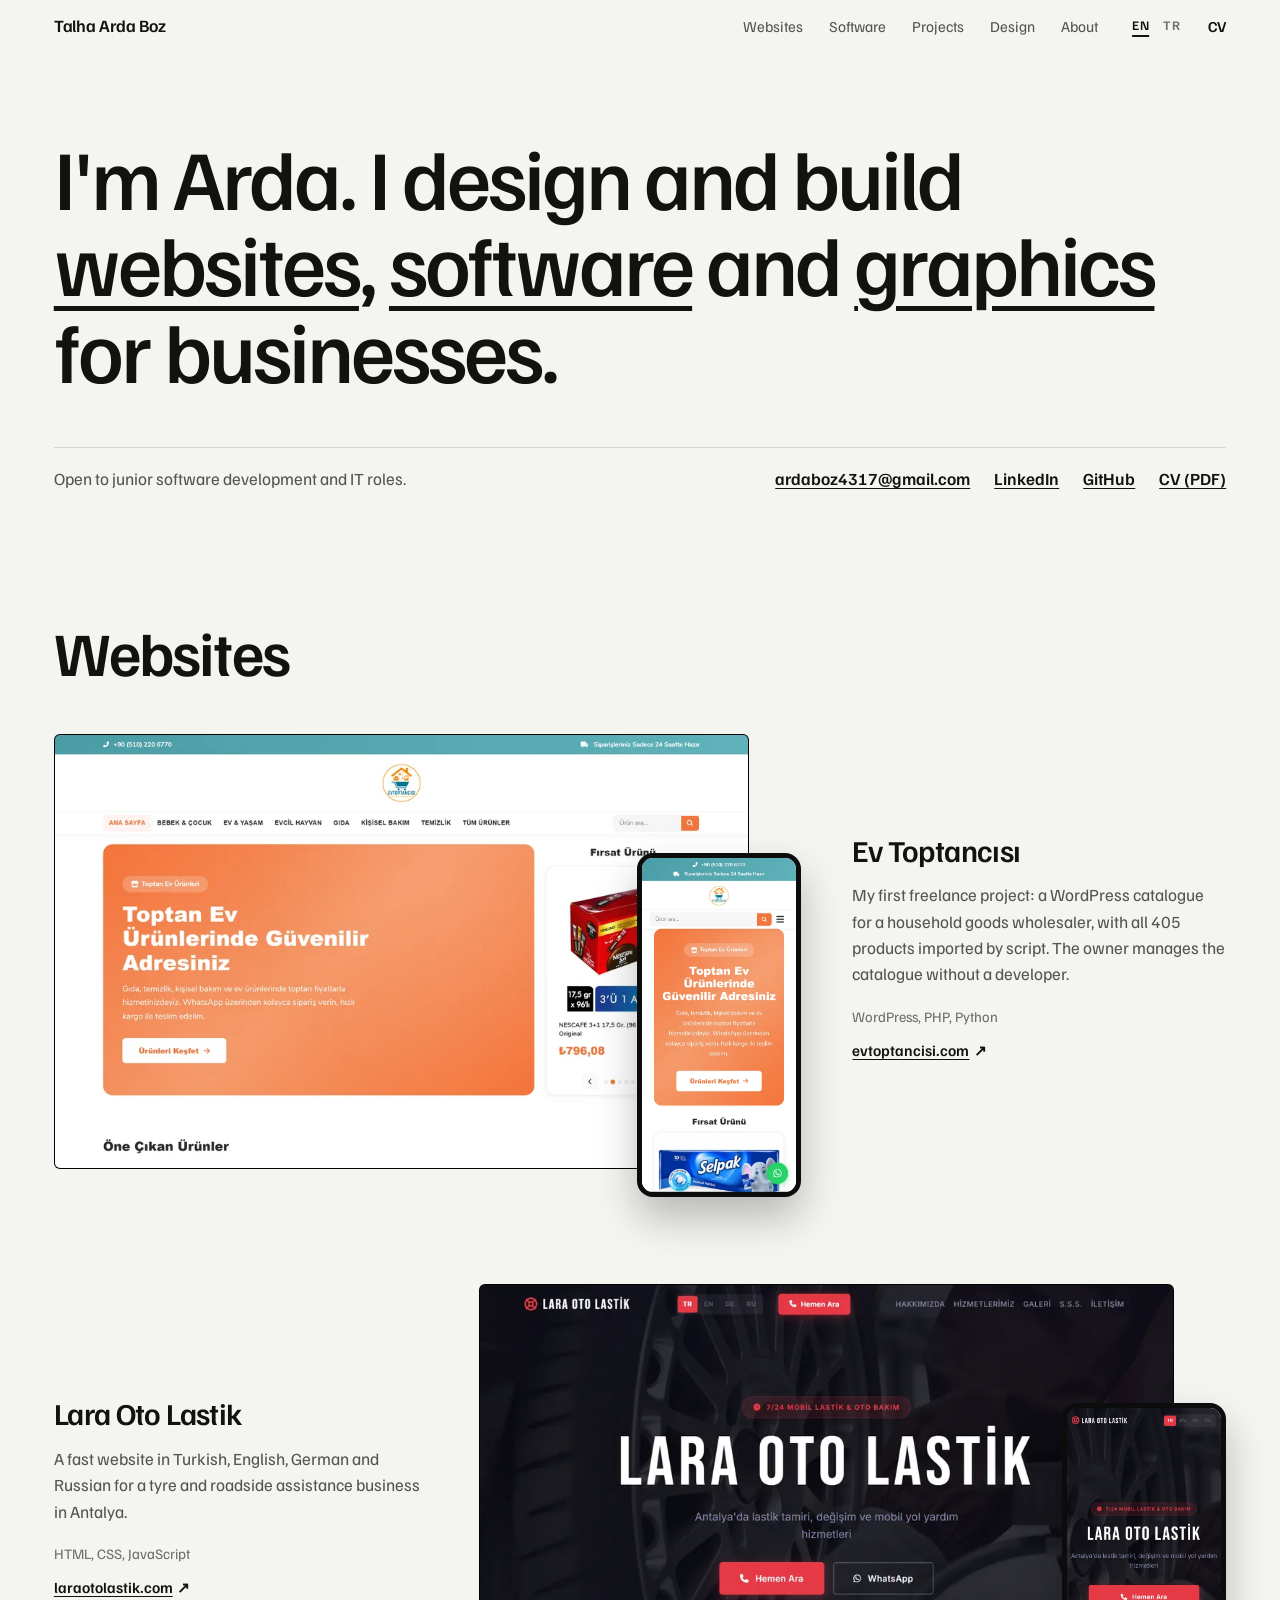
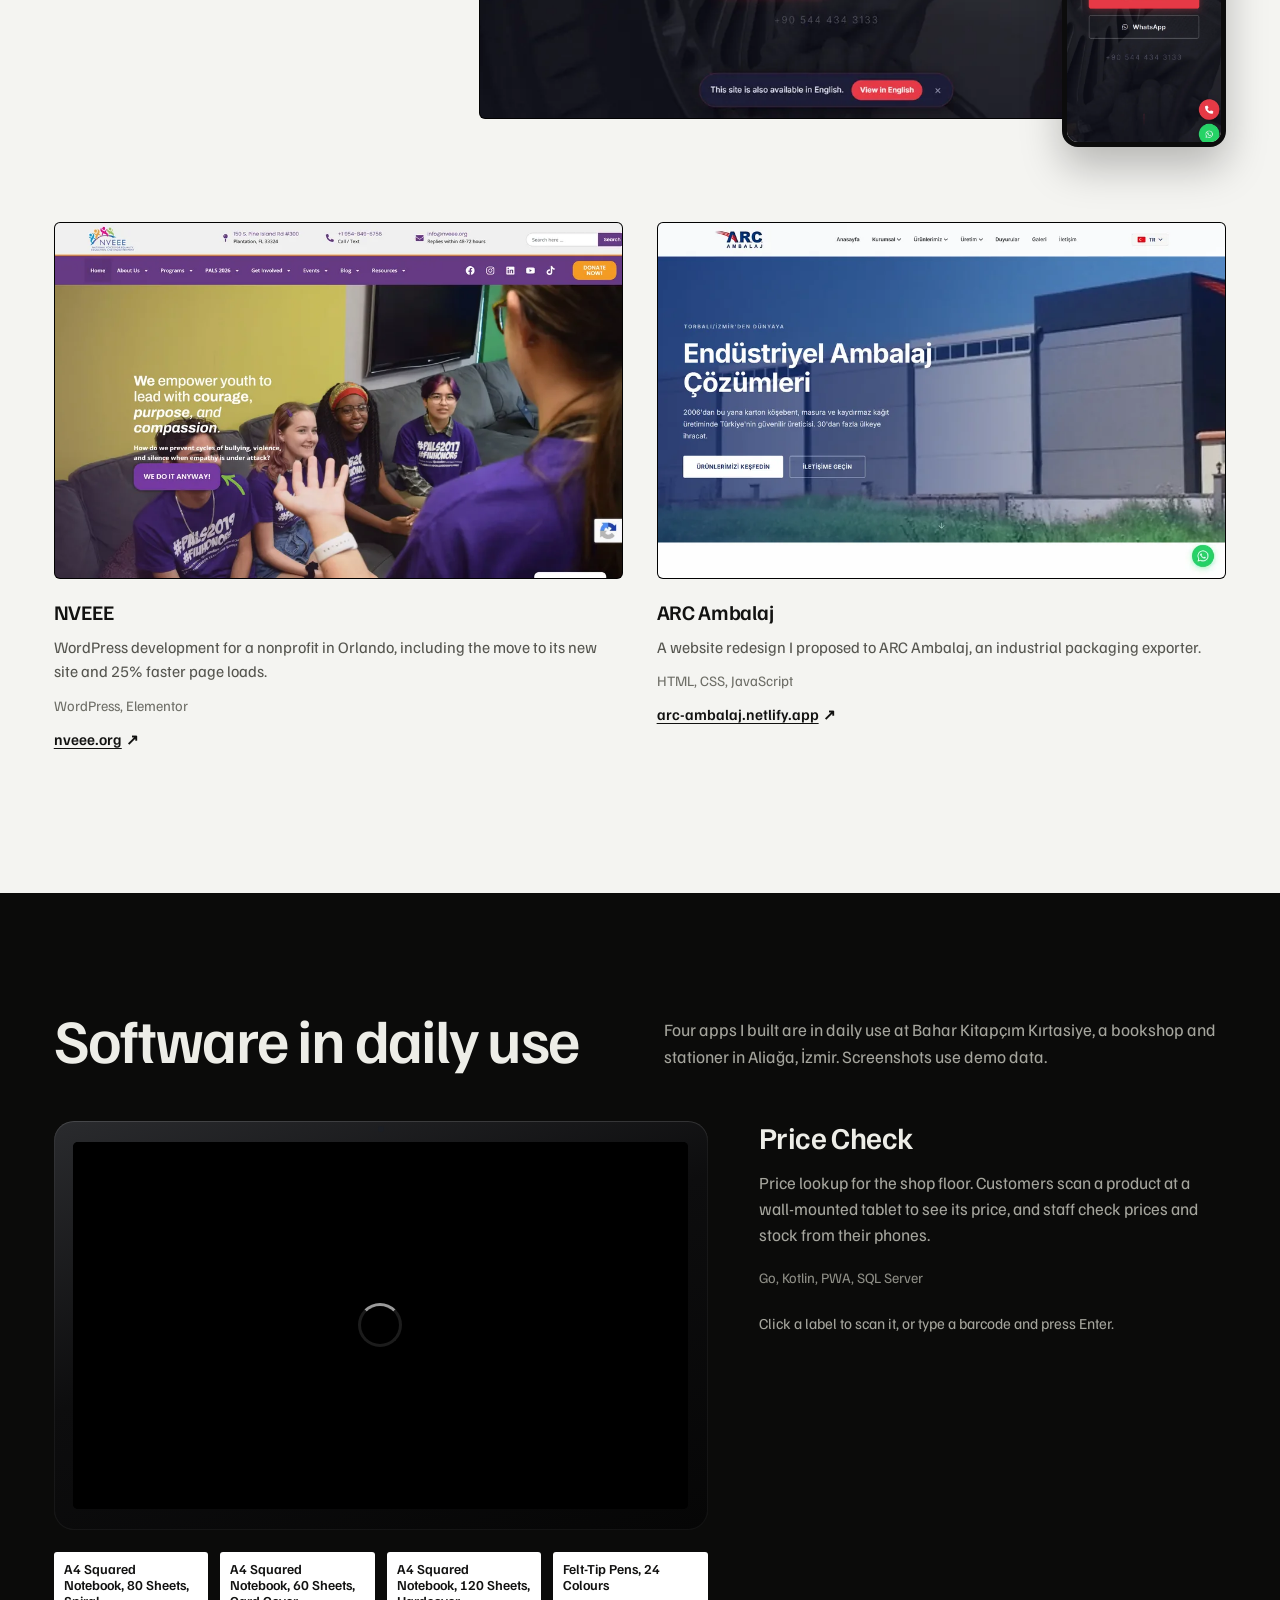
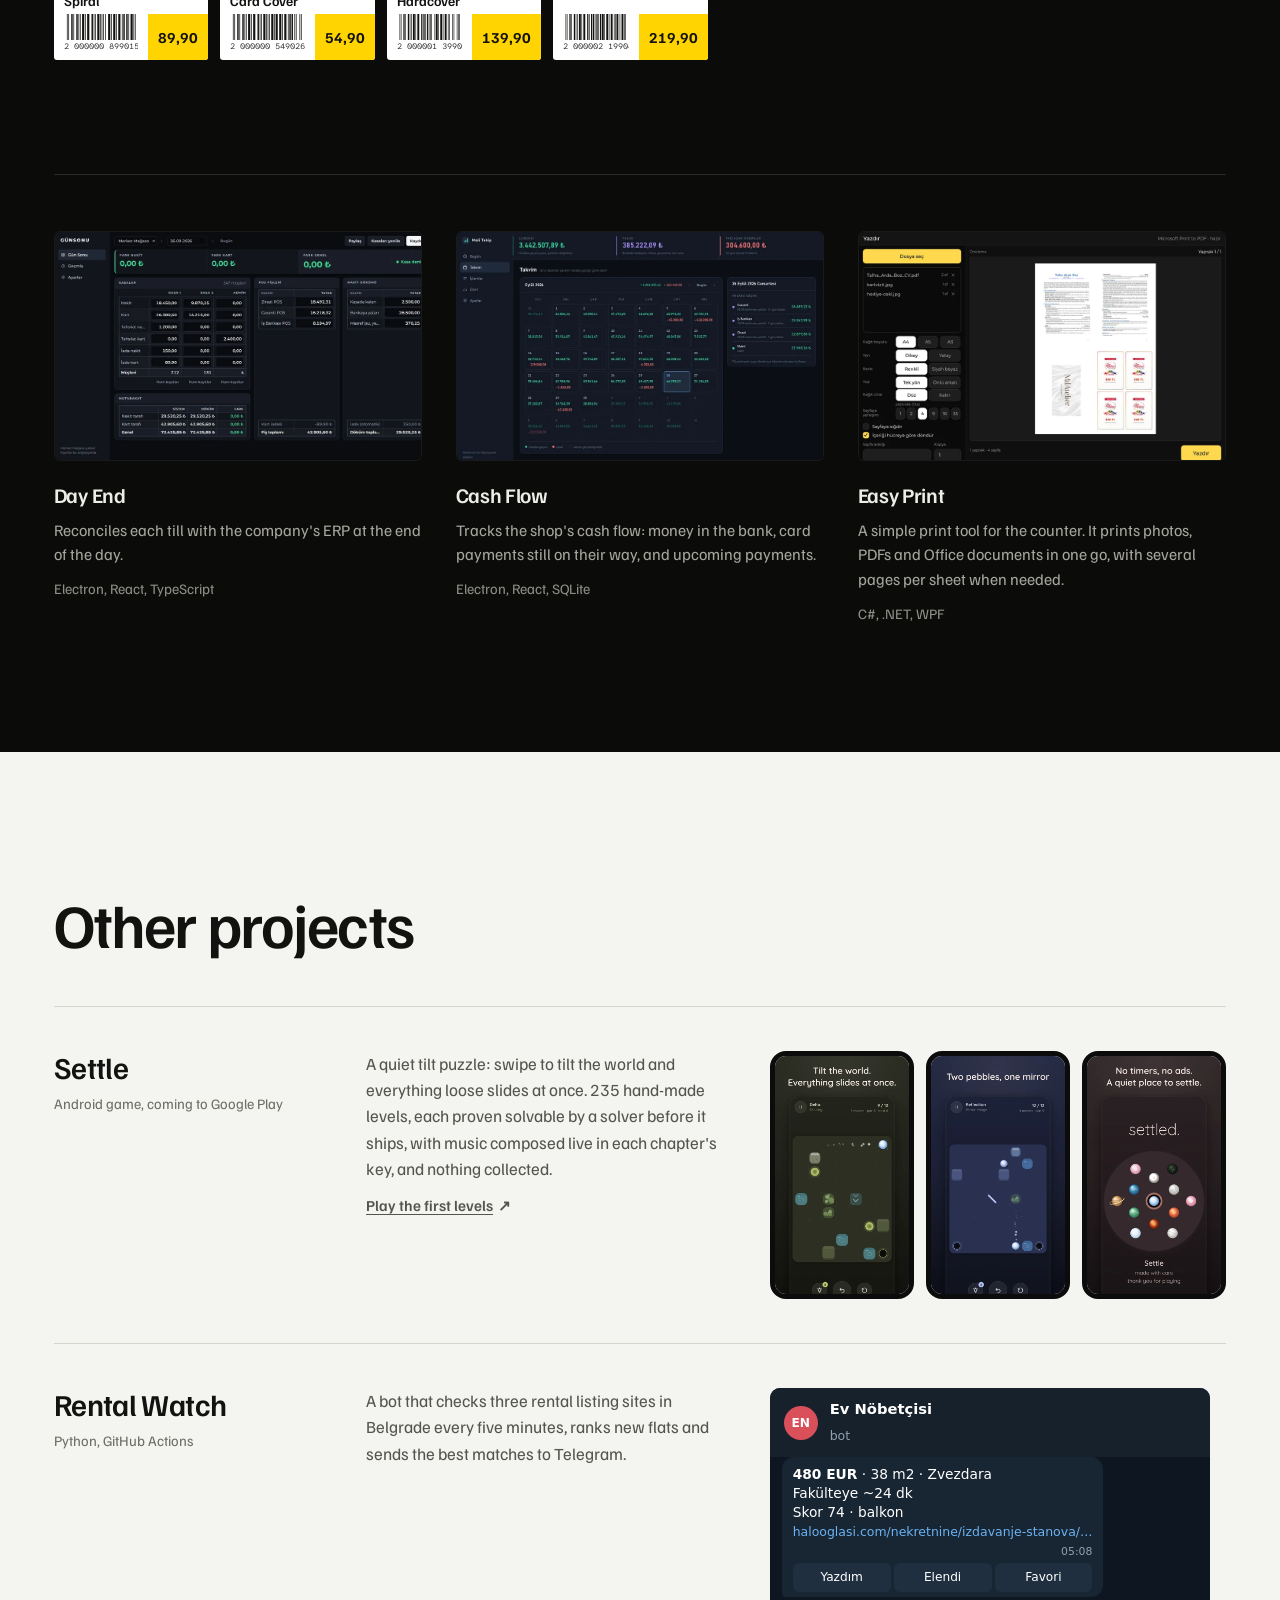
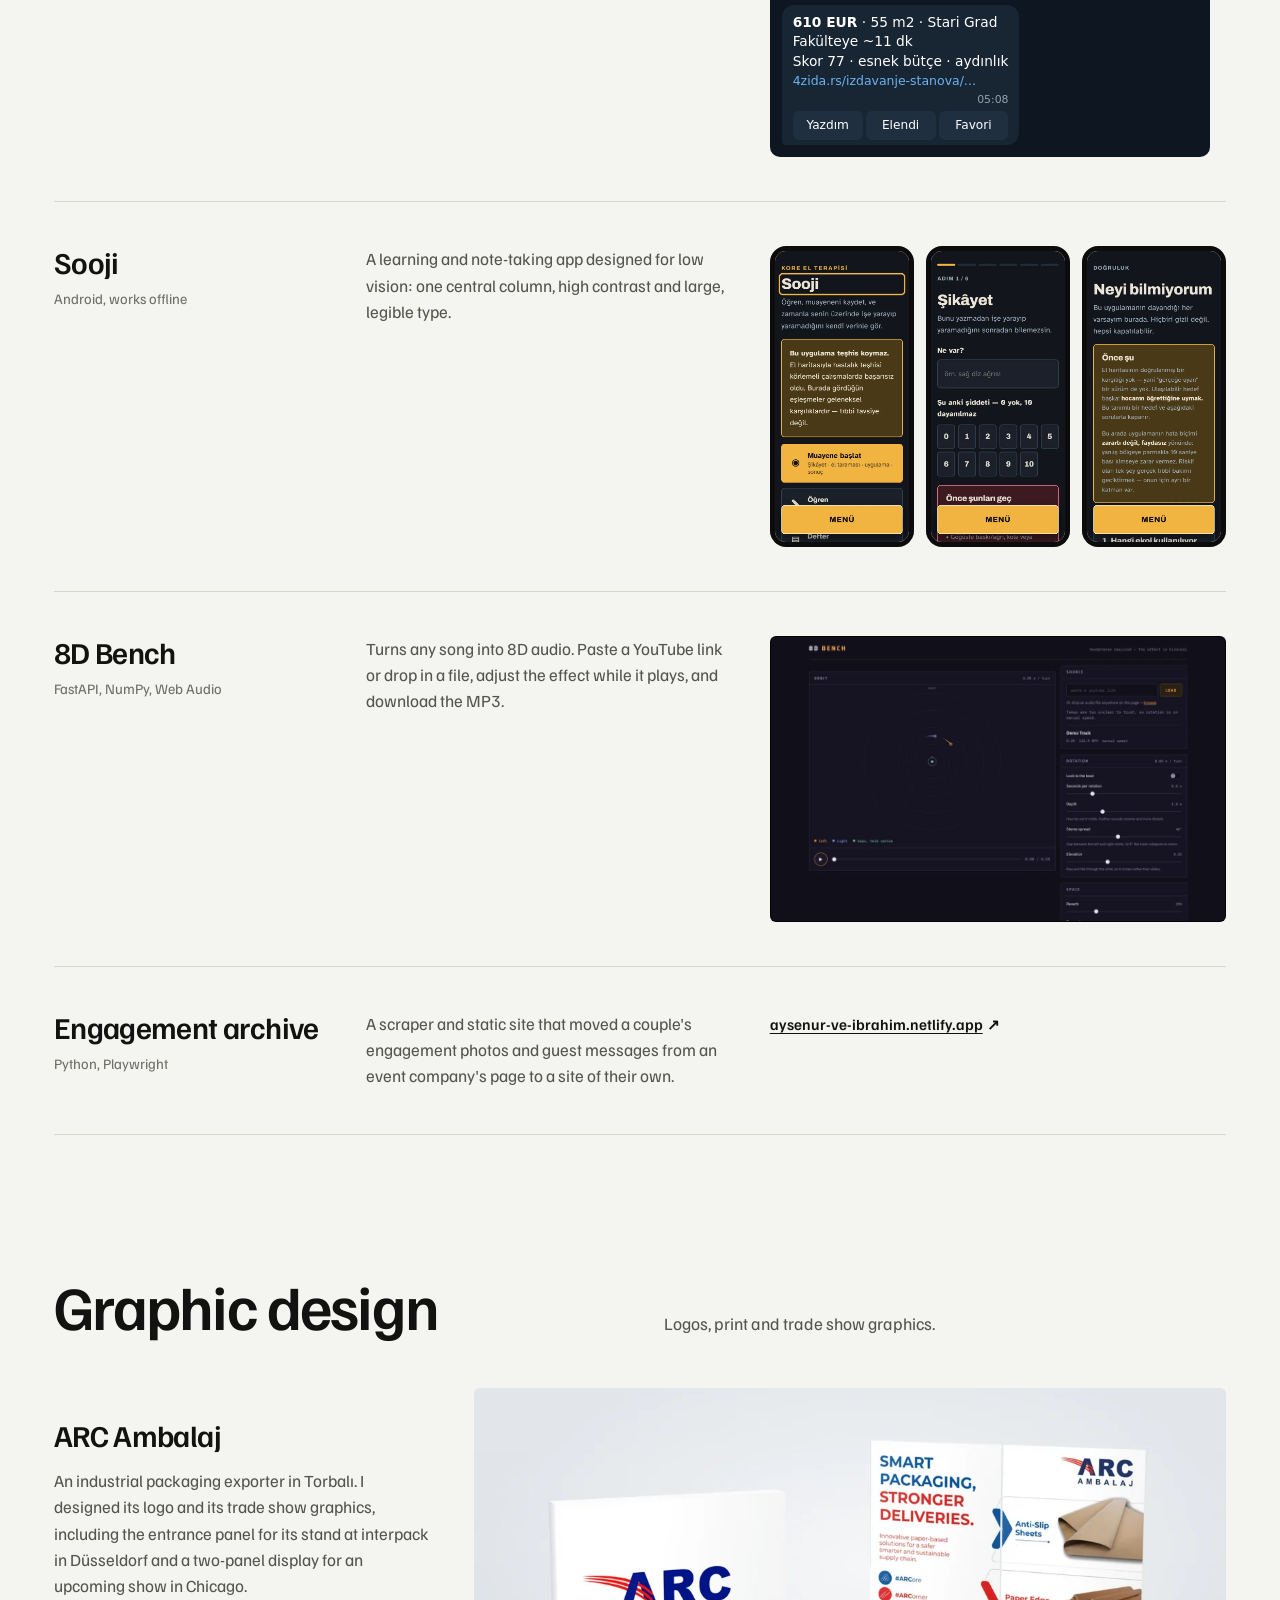
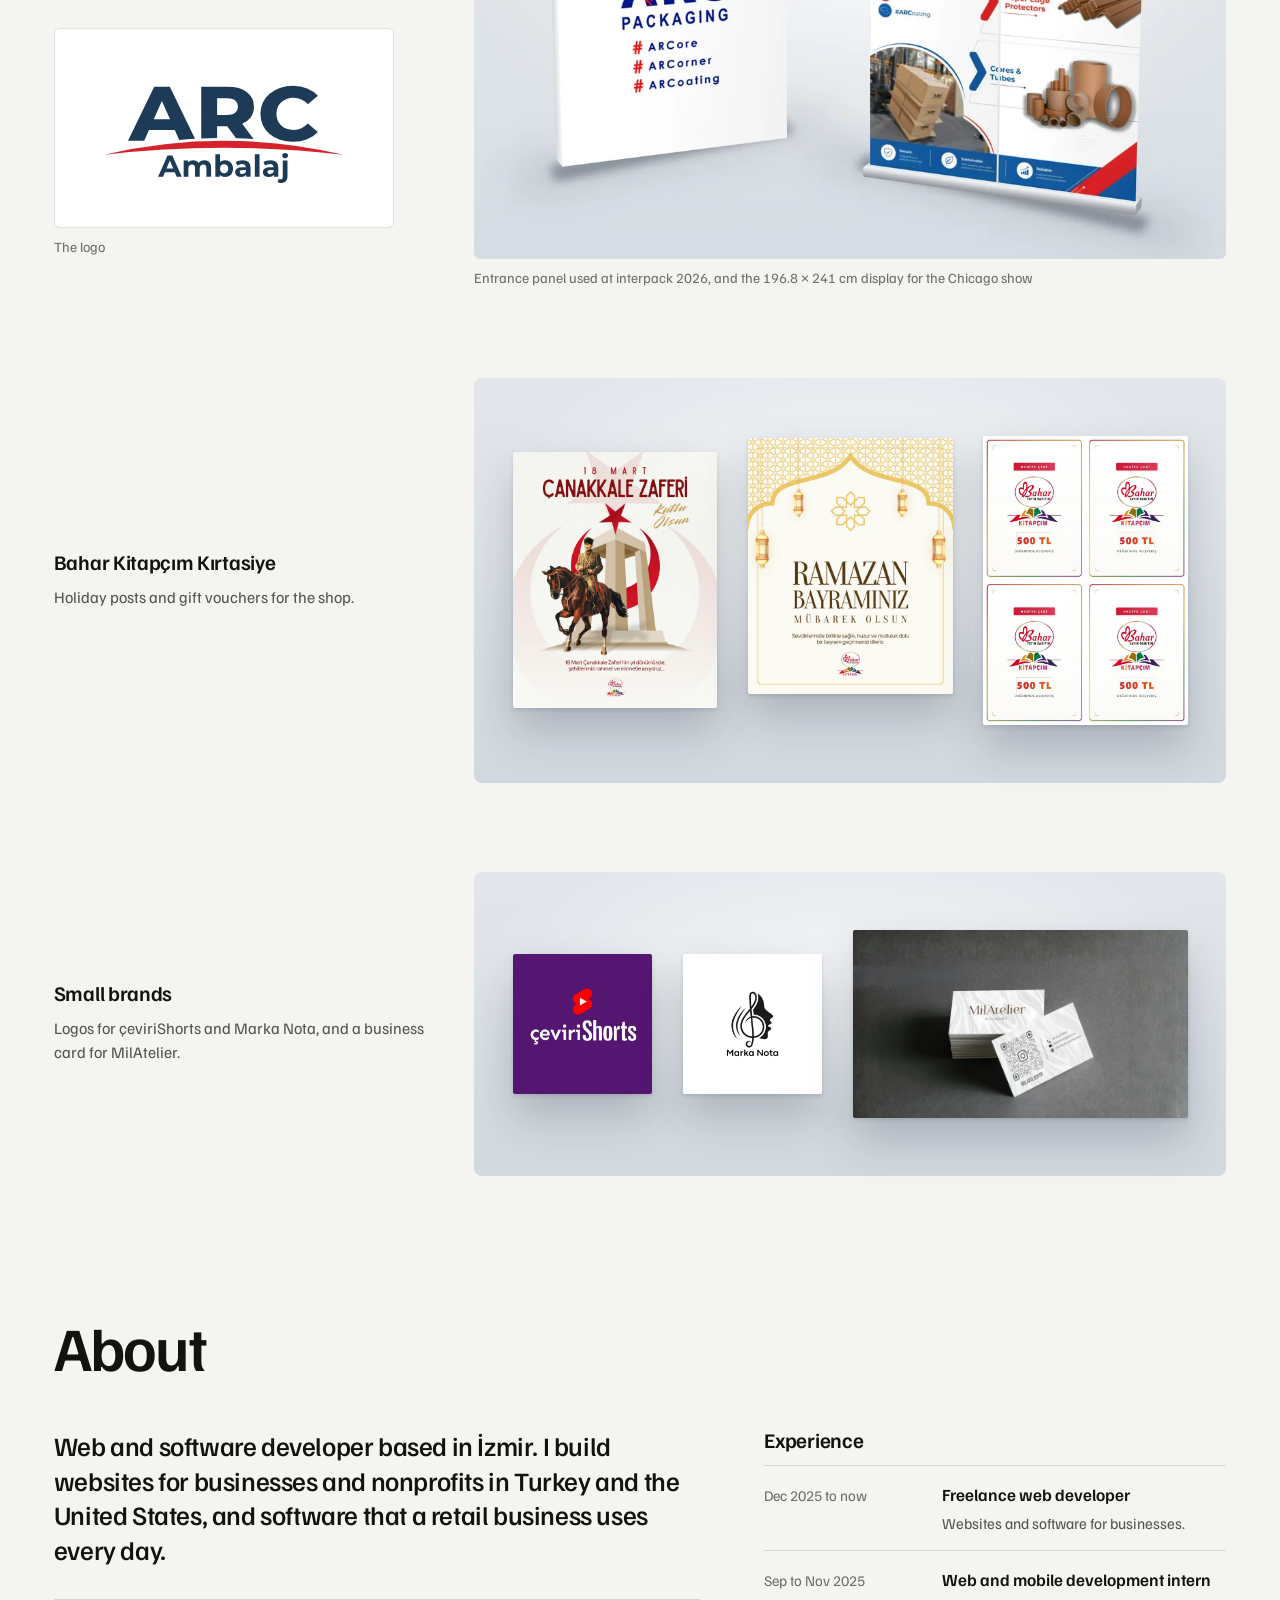
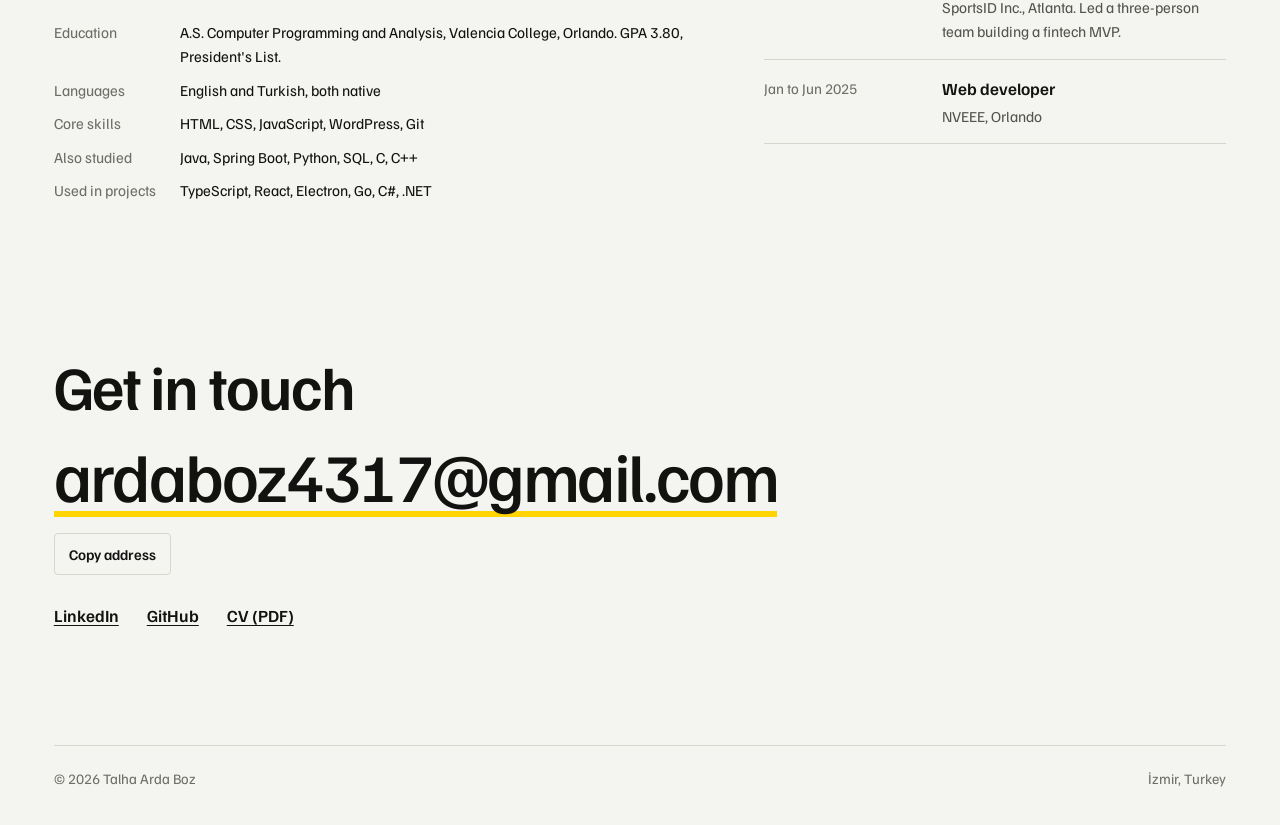
<file: index.html>
<!doctype html>
<html lang="en" class="no-js">
<head>
<meta charset="utf-8">
<meta name="viewport" content="width=device-width, initial-scale=1, viewport-fit=cover">
<title>Talha Arda Boz · Web developer</title>
<meta name="description" content="Web developer in İzmir. Websites for businesses in up to four languages, software in daily use at a bookshop and stationer, and brand and trade show design.">
<link rel="canonical" href="https://ardaboz.com/">
<meta name="theme-color" content="#F4F4F1" media="(prefers-color-scheme: light)">
<meta name="theme-color" content="#121211" media="(prefers-color-scheme: dark)">
<meta property="og:type" content="website">
<meta property="og:url" content="https://ardaboz.com/">
<meta property="og:title" content="Talha Arda Boz · Web developer">
<meta property="og:description" content="Websites, software in daily use, and brand and trade show design.">
<meta property="og:image" content="https://ardaboz.com/assets/img/og.png">
<meta name="twitter:card" content="summary_large_image">
<link rel="icon" href="favicon.svg" type="image/svg+xml">
<link rel="preload" href="assets/fonts/familjen-grotesk-latin-wght-normal.woff2" as="font" type="font/woff2" crossorigin>
<link rel="stylesheet" href="assets/css/site.css">
<script type="application/ld+json">
{"@context":"https://schema.org","@type":"Person","name":"Talha Arda Boz","jobTitle":"Web developer","address":{"@type":"PostalAddress","addressLocality":"İzmir","addressCountry":"TR"},"email":"mailto:ardaboz4317@gmail.com","url":"https://ardaboz.com/","sameAs":["https://github.com/ardaaboz","https://linkedin.com/in/arda-boz"]}
</script>
</head>
<body>
<a class="skip" href="#main" data-i18n="skip">Skip to content</a>

<header class="top">
  <a class="brand" href="#top">Talha Arda Boz</a>
  <nav class="nav" aria-label="Sections">
    <a href="#websites" data-i18n="nav.web">Websites</a>
    <a href="#software" data-i18n="nav.software">Software</a>
    <a href="#projects" data-i18n="nav.projects">Projects</a>
    <a href="#design" data-i18n="nav.design">Design</a>
    <a href="#about" data-i18n="nav.about">About</a>
  </nav>
  <div class="top-end">
    <div class="lang" role="group" aria-label="Language">
      <button type="button" data-lang="en" aria-pressed="true">EN</button>
      <button type="button" data-lang="tr" aria-pressed="false">TR</button>
    </div>
    <a class="top-cv" href="assets/files/Talha_Arda_Boz_CV.pdf" download data-cv data-i18n="cv.short">CV</a>
  </div>
</header>

<main id="main">

<!-- ===================================================== HERO -->
<section class="hero wrap" id="top" aria-labelledby="hero-title">
  <h1 id="hero-title" class="vh" data-i18n="hero.h1">Talha Arda Boz, web developer</h1>
  <p class="hero-text" data-i18n-html="hero.text">I'm Arda. I design and build <a href="#websites" data-peek="lara">websites</a>, <a href="#software" data-peek="kiosk">software</a> and <a href="#design" data-peek="arc">graphics</a> for businesses.</p>
  <div class="hero-foot">
    <p class="hero-open" data-i18n="hero.open">Open to junior software development and IT roles.</p>
    <ul class="hero-links">
      <li><a href="mailto:ardaboz4317@gmail.com">ardaboz4317@gmail.com</a></li>
      <li><a href="https://linkedin.com/in/arda-boz" target="_blank" rel="noopener">LinkedIn</a></li>
      <li><a href="https://github.com/ardaaboz" target="_blank" rel="noopener">GitHub</a></li>
      <li><a href="assets/files/Talha_Arda_Boz_CV.pdf" download data-cv data-i18n="cv.long">CV (PDF)</a></li>
    </ul>
  </div>
</section>

<div class="peek" id="peek" aria-hidden="true">
  <img data-peek-img="lara" src="assets/img/live-lara-960.webp" width="960" height="600" alt="" loading="lazy">
  <img data-peek-img="arc" src="assets/img/arc-fair-1100.webp" width="1100" height="688" alt="" loading="lazy">
  <div data-peek-img="kiosk" class="peek-kiosk"><b data-i18n="peek.name">A4 Squared Notebook, 80 Sheets</b><i>89,90 TL</i></div>
</div>

<!-- ===================================================== WEBSITES -->
<section class="sec wrap" id="websites" aria-labelledby="web-title">
  <h2 id="web-title" class="h2" data-i18n="web.title">Websites</h2>

  <article class="lead-site" id="evtoptancisi" aria-labelledby="ev-site-title">
    <div class="lead-media">
      <a class="shot shot-desk" href="https://evtoptancisi.com" target="_blank" rel="noopener" tabindex="-1" aria-hidden="true">
        <img src="assets/img/live-evtoptancisi-960.webp" srcset="assets/img/live-evtoptancisi-960.webp 960w, assets/img/live-evtoptancisi-1600.webp 1600w" sizes="(min-width: 1100px) 780px, 100vw" width="960" height="600" loading="lazy" alt="">
      </a>
      <img class="shot shot-phone" src="assets/img/live-ev-m-520.webp" srcset="assets/img/live-ev-m-520.webp 520w, assets/img/live-ev-m-780.webp 780w" sizes="180px" width="520" height="1126" loading="lazy" alt="">
    </div>
    <div class="lead-text">
      <h3 id="ev-site-title" class="h3">Ev Toptancısı</h3>
      <p data-i18n="ev.d">My first freelance project: a WordPress catalogue for a household goods wholesaler, with all 405 products imported by script. The owner manages the catalogue without a developer.</p>
      <p class="meta">WordPress, PHP, Python</p>
      <a class="out" href="https://evtoptancisi.com" target="_blank" rel="noopener">evtoptancisi.com</a>
    </div>
  </article>

  <article class="lead-site lead-flip" id="lara" aria-labelledby="lara-title">
    <div class="lead-media">
      <a class="shot shot-desk" href="https://laraotolastik.com" target="_blank" rel="noopener" tabindex="-1" aria-hidden="true">
        <img src="assets/img/live-lara-960.webp" srcset="assets/img/live-lara-960.webp 960w, assets/img/live-lara-1600.webp 1600w" sizes="(min-width: 1100px) 780px, 100vw" width="960" height="600" loading="lazy" alt="">
      </a>
      <img class="shot shot-phone" src="assets/img/live-lara-m-520.webp" srcset="assets/img/live-lara-m-520.webp 520w, assets/img/live-lara-m-780.webp 780w" sizes="180px" width="520" height="1126" loading="lazy" alt="">
    </div>
    <div class="lead-text">
      <h3 id="lara-title" class="h3">Lara Oto Lastik</h3>
      <p data-i18n="lara.d">A fast website in Turkish, English, German and Russian for a tyre and roadside assistance business in Antalya.</p>
      <p class="meta">HTML, CSS, JavaScript</p>
      <a class="out" href="https://laraotolastik.com" target="_blank" rel="noopener">laraotolastik.com</a>
    </div>
  </article>

  <div class="sites">
    <article class="site" aria-labelledby="nveee-title">
      <a class="shot" href="https://nveee.org" target="_blank" rel="noopener" tabindex="-1" aria-hidden="true"><img src="assets/img/live-nveee-960.webp" srcset="assets/img/live-nveee-960.webp 960w, assets/img/live-nveee-1600.webp 1600w" sizes="(min-width: 760px) 50vw, 100vw" width="960" height="600" loading="lazy" alt=""></a>
      <h3 id="nveee-title" class="h4">NVEEE</h3>
      <p data-i18n="nveee.d">WordPress development for a nonprofit in Orlando, including the move to its new site and 25% faster page loads.</p>
      <p class="meta">WordPress, Elementor</p>
      <a class="out" href="https://nveee.org" target="_blank" rel="noopener">nveee.org</a>
    </article>
    <article class="site" aria-labelledby="arcweb-title">
      <a class="shot" href="https://arc-ambalaj.netlify.app" target="_blank" rel="noopener" tabindex="-1" aria-hidden="true"><img src="assets/img/live-arc-960.webp" srcset="assets/img/live-arc-960.webp 960w, assets/img/live-arc-1600.webp 1600w" sizes="(min-width: 760px) 50vw, 100vw" width="960" height="600" loading="lazy" alt=""></a>
      <h3 id="arcweb-title" class="h4">ARC Ambalaj</h3>
      <p data-i18n="arcweb.d">A website redesign I proposed to ARC Ambalaj, an industrial packaging exporter.</p>
      <p class="meta">HTML, CSS, JavaScript</p>
      <a class="out" href="https://arc-ambalaj.netlify.app" target="_blank" rel="noopener">arc-ambalaj.netlify.app</a>
    </article>
  </div>
</section>

<!-- ===================================================== SOFTWARE -->
<section class="night" id="software" aria-labelledby="sw-title">
  <div class="wrap sec">
    <div class="sec-head">
      <h2 id="sw-title" class="h2" data-i18n="sw.title">Software in daily use</h2>
      <p class="sec-intro" data-i18n="sw.intro">Four apps I built are in daily use at Bahar Kitapçım Kırtasiye, a bookshop and stationer in Aliağa, İzmir. Screenshots use demo data.</p>
    </div>

    <div class="fg" id="fiyatgor">
      <div class="fg-demo">
        <div class="kiosk" id="kiosk" data-state="off">
          <div class="kiosk-screen" role="region" aria-roledescription="kiosk" aria-label="Fiyat Gör kiosk replica">
            <div class="k-content" aria-live="polite" aria-atomic="true">
              <p class="k-placeholder" id="kPlaceholder"></p>
              <p class="k-name" id="kName"></p>
              <p class="k-price" id="kPrice"></p>
              <p class="k-stock" id="kStock"></p>
              <p class="k-error" id="kError"></p>
            </div>
            <svg class="k-gear" viewBox="0 0 24 24" aria-hidden="true"><path fill="currentColor" d="M19.4 13a7.7 7.7 0 0 0 0-2l2.1-1.6-2-3.5-2.5 1a7.5 7.5 0 0 0-1.7-1L15 3h-4l-.4 2.9a7.5 7.5 0 0 0-1.7 1l-2.5-1-2 3.5L6.6 11a7.7 7.7 0 0 0 0 2l-2.1 1.6 2 3.5 2.5-1c.5.4 1.1.7 1.7 1L11 21h4l.4-2.9c.6-.3 1.2-.6 1.7-1l2.5 1 2-3.5zM13 15.5a3.5 3.5 0 1 1 0-7 3.5 3.5 0 0 1 0 7z"/></svg>
            <span class="k-dot" aria-hidden="true"></span>
            <div class="k-boot" aria-hidden="true"><span></span></div>
          </div>
        </div>
        <ul class="shelf" id="shelf" aria-label="Shelf labels"></ul>
        <p class="kiosk-typed" id="kioskTyped" aria-hidden="true"></p>
      </div>
      <div class="fg-text">
        <h3 class="h3" data-i18n="fg.name">Price Check</h3>
        <p data-i18n="fg.d1">Price lookup for the shop floor. Customers scan a product at a wall-mounted tablet to see its price, and staff check prices and stock from their phones.</p>
        <p class="meta">Go, Kotlin, PWA, SQL Server</p>
        <p class="fg-try" data-i18n="fg.try">Click a label to scan it, or type a barcode and press Enter.</p>
      </div>
    </div>

    <div class="apps">
      <article class="app" aria-labelledby="gs-title">
        <figure class="zoomable"><img class="shot" src="assets/img/gunsonu-dayend-960.webp" srcset="assets/img/gunsonu-dayend-960.webp 960w, assets/img/gunsonu-dayend-1600.webp 1600w" sizes="(min-width: 1100px) 400px, 100vw" width="960" height="579" loading="lazy" alt="Günsonu day-end screen: three tills, card slips and cash breakdown, all differences zero"></figure>
        <h3 id="gs-title" class="h4" data-i18n="gs.name">Day End</h3>
        <p data-i18n="gs.d">Reconciles each till with the company's ERP at the end of the day.</p>
        <p class="meta">Electron, React, TypeScript</p>
      </article>
      <article class="app" aria-labelledby="mt-title">
        <figure class="zoomable"><img class="shot" src="assets/img/mali-calendar-960.webp" srcset="assets/img/mali-calendar-960.webp 960w, assets/img/mali-calendar-1600.webp 1600w" sizes="(min-width: 1100px) 400px, 100vw" width="960" height="607" loading="lazy" alt="Mali Takip calendar where each day shows money that cleared and payments that left"></figure>
        <h3 id="mt-title" class="h4" data-i18n="mt.name">Cash Flow</h3>
        <p data-i18n="mt.d">Tracks the shop's cash flow: money in the bank, card payments still on their way, and upcoming payments.</p>
        <p class="meta">Electron, React, SQLite</p>
      </article>
      <article class="app" aria-labelledby="ky-title">
        <figure class="zoomable"><img class="shot" src="assets/img/kolay-4up-960.webp" srcset="assets/img/kolay-4up-960.webp 960w, assets/img/kolay-4up-1600.webp 1600w" sizes="(min-width: 1100px) 400px, 100vw" width="960" height="611" loading="lazy" alt="Kolay Yazdır placing a CV, a business card and a gift voucher four to a sheet"></figure>
        <h3 id="ky-title" class="h4" data-i18n="ky.name">Easy Print</h3>
        <p data-i18n="ky.d">A simple print tool for the counter. It prints photos, PDFs and Office documents in one go, with several pages per sheet when needed.</p>
        <p class="meta">C#, .NET, WPF</p>
      </article>
    </div>
  </div>
</section>

<!-- ===================================================== PROJECTS -->
<section class="sec wrap" id="projects" aria-labelledby="pr-title">
  <h2 id="pr-title" class="h2" data-i18n="pr.title">Other projects</h2>

  <article class="row" aria-labelledby="settle-title">
    <div class="row-name">
      <h3 id="settle-title" class="h3">Settle</h3>
      <p class="meta" data-i18n="settle.m">Android game, coming to Google Play</p>
    </div>
    <p class="row-text"><span data-i18n="settle.d">A quiet tilt puzzle: swipe to tilt the world and everything loose slides at once. 235 hand-made levels, each proven solvable by a solver before it ships, with music composed live in each chapter's key, and nothing collected.</span><br><a class="out" href="/settle/" data-i18n="settle.link">Play the first levels</a></p>
    <div class="row-media phones">
      <img src="assets/img/settle-estuary-520.webp" width="520" height="924" loading="lazy" alt="A Settle level at night, a pebble rolling past wells and moss with a comet trail">
      <img src="assets/img/settle-mirror-520.webp" width="520" height="924" loading="lazy" alt="Two pebbles in a Settle level, one mirroring the other">
      <img src="assets/img/settle-ending-520.webp" width="520" height="924" loading="lazy" alt="The end of Settle: the pebble in its hollow with the pebbles found on the way around it">
    </div>
  </article>

  <article class="row" aria-labelledby="evn-title">
    <div class="row-name">
      <h3 id="evn-title" class="h3" data-i18n="evn.name">Rental Watch</h3>
      <p class="meta">Python, GitHub Actions</p>
    </div>
    <p class="row-text" data-i18n="evn.d">A bot that checks three rental listing sites in Belgrade every five minutes, ranks new flats and sends the best matches to Telegram.</p>
    <div class="row-media">
      <div class="tg" role="img" aria-label="Recreated Telegram messages with invented listings" data-i18n-aria="evn.aria">
        <div class="tg-head"><span class="tg-avatar" aria-hidden="true">EN</span><span><b>Ev Nöbetçisi</b><small>bot</small></span></div>
        <div class="tg-feed" id="tgFeed" aria-hidden="true"></div>
      </div>
    </div>
  </article>

  <article class="row" aria-labelledby="sooji-title">
    <div class="row-name">
      <h3 id="sooji-title" class="h3">Sooji</h3>
      <p class="meta" data-i18n="sooji.m">Android, works offline</p>
    </div>
    <p class="row-text" data-i18n="sooji.d">A learning and note-taking app designed for low vision: one central column, high contrast and large, legible type.</p>
    <div class="row-media phones">
      <img src="assets/img/sooji-home-520.webp" width="520" height="1125" loading="lazy" alt="Sooji home screen">
      <img src="assets/img/sooji-exam-520.webp" width="520" height="1125" loading="lazy" alt="Step one of an examination, asking for the complaint and its severity">
      <img src="assets/img/sooji-unknowns-520.webp" width="520" height="1125" loading="lazy" alt="Another Sooji screen in high contrast">
    </div>
  </article>

  <article class="row" aria-labelledby="bench-title">
    <div class="row-name">
      <h3 id="bench-title" class="h3">8D Bench</h3>
      <p class="meta">FastAPI, NumPy, Web Audio</p>
    </div>
    <p class="row-text" data-i18n="bench.d">Turns any song into 8D audio. Paste a YouTube link or drop in a file, adjust the effect while it plays, and download the MP3.</p>
    <div class="row-media"><img class="shot" src="assets/img/8d-bench-960.webp" srcset="assets/img/8d-bench-960.webp 960w, assets/img/8d-bench-1600.webp 1600w" sizes="(min-width: 1100px) 520px, 100vw" width="960" height="600" loading="lazy" alt="8D Bench with its orbit display and rotation, depth and stereo spread sliders"></div>
  </article>

  <article class="row row-short" aria-labelledby="arch-title">
    <div class="row-name">
      <h3 id="arch-title" class="h3" data-i18n="arch.t">Engagement archive</h3>
      <p class="meta">Python, Playwright</p>
    </div>
    <p class="row-text" data-i18n="arch.d">A scraper and static site that moved a couple's engagement photos and guest messages from an event company's page to a site of their own.</p>
    <div class="row-media"><a class="out" href="https://aysenur-ve-ibrahim.netlify.app" target="_blank" rel="noopener">aysenur-ve-ibrahim.netlify.app</a></div>
  </article>
</section>

<!-- ===================================================== DESIGN -->
<section class="sec wrap" id="design" aria-labelledby="design-title">
  <div class="sec-head">
    <h2 id="design-title" class="h2" data-i18n="design.title">Graphic design</h2>
    <p class="sec-intro" data-i18n="design.intro">Logos, print and trade show graphics.</p>
  </div>

  <article class="arc" id="arc" aria-labelledby="arc-title">
    <div class="arc-text">
      <h3 id="arc-title" class="h3">ARC Ambalaj</h3>
      <p data-i18n="arc.d">An industrial packaging exporter in Torbalı. I designed its logo and its trade show graphics, including the entrance panel for its stand at interpack in Düsseldorf and a two-panel display for an upcoming show in Chicago.</p>
    </div>
    <figure class="zoomable arc-fair"><img src="assets/img/arc-fair-1100.webp" srcset="assets/img/arc-fair-1100.webp 1100w, assets/img/arc-fair-2000.webp 2000w" sizes="(min-width: 1100px) 860px, 100vw" width="1100" height="688" loading="lazy" alt="Mockup of the ARC Packaging entrance panel beside the two-panel US show display reading Smart packaging, stronger deliveries"><figcaption data-i18n="arc.c1">Entrance panel used at interpack 2026, and the 196.8 × 241 cm display for the Chicago show</figcaption></figure>
    <figure class="arc-logo">
      <div class="lg"><img src="assets/img/arc/ARC_Ambalaj_color.svg" width="1000" height="560" loading="lazy" alt="ARC Ambalaj logo"></div>
      <figcaption data-i18n="arc.c2">The logo</figcaption>
    </figure>
  </article>

  <div class="stage-set">
    <div class="stage-head">
      <h3 class="h4">Bahar Kitapçım Kırtasiye</h3>
      <p data-i18n="bahar.d">Holiday posts and gift vouchers for the shop.</p>
    </div>
    <div class="stage stage-posts">
      <figure class="zoomable"><img src="assets/img/bahar-canakkale-600.webp" srcset="assets/img/bahar-canakkale-600.webp 600w, assets/img/bahar-canakkale-1080.webp 1080w" sizes="(min-width: 1100px) 260px, 30vw" width="600" height="750" loading="lazy" alt="18 March Çanakkale Victory commemoration post"><figcaption class="vh" data-i18n="bahar.c2">18 March, Çanakkale</figcaption></figure>
      <figure class="zoomable"><img src="assets/img/bahar-ramazan-600.webp" srcset="assets/img/bahar-ramazan-600.webp 600w, assets/img/bahar-ramazan-1080.webp 1080w" sizes="(min-width: 1100px) 260px, 30vw" width="600" height="750" loading="lazy" alt="Ramadan holiday greeting post"><figcaption class="vh" data-i18n="bahar.c3">Ramadan greeting</figcaption></figure>
      <figure class="zoomable"><img src="assets/img/bahar-voucher-700.webp" srcset="assets/img/bahar-voucher-700.webp 700w, assets/img/bahar-voucher-1200.webp 1200w" sizes="(min-width: 1100px) 240px, 30vw" width="700" height="990" loading="lazy" alt="A sheet of four 500 TL gift vouchers"><figcaption class="vh" data-i18n="bahar.c4">Gift vouchers</figcaption></figure>
    </div>
  </div>

  <div class="stage-set">
    <div class="stage-head">
      <h3 class="h4" data-i18n="marks.title">Small brands</h3>
      <p data-i18n="marks.d">Logos for çeviriShorts and Marka Nota, and a business card for MilAtelier.</p>
    </div>
    <div class="stage stage-marks">
      <figure><img src="assets/img/mark-cevirishorts-480.webp" width="480" height="480" loading="lazy" alt="çeviriShorts logo"></figure>
      <figure><img src="assets/img/mark-markanota-480.webp" width="480" height="480" loading="lazy" alt="Marka Nota logo: a treble clef forming a face in profile"></figure>
      <figure class="zoomable mark-card"><img src="assets/img/milatelier-card-800.webp" srcset="assets/img/milatelier-card-800.webp 800w, assets/img/milatelier-card-1400.webp 1400w" sizes="(min-width: 1100px) 480px, 60vw" width="800" height="450" loading="lazy" alt="MilAtelier accessories business card, front and back"><figcaption class="vh" data-i18n="marks.card">MilAtelier business card</figcaption></figure>
    </div>
  </div>
</section>

<!-- ===================================================== ABOUT -->
<section class="sec wrap" id="about" aria-labelledby="about-title">
  <h2 id="about-title" class="h2" data-i18n="about.title">About</h2>
  <div class="about">
    <div class="about-text">
      <p class="about-lead" data-i18n="about.lead">Web and software developer based in İzmir. I build websites for businesses and nonprofits in Turkey and the United States, and software that a retail business uses every day.</p>
      <dl class="skills">
        <dt data-i18n="ab.edu">Education</dt><dd data-i18n="ab.edu.d">A.S. Computer Programming and Analysis, Valencia College, Orlando. GPA 3.80, President's List.</dd>
        <dt data-i18n="ab.lang">Languages</dt><dd data-i18n="ab.lang.d">English and Turkish, both native</dd>
        <dt data-i18n="sk.daily">Core skills</dt><dd>HTML, CSS, JavaScript, WordPress, Git</dd>
        <dt data-i18n="sk.studied">Also studied</dt><dd>Java, Spring Boot, Python, SQL, C, C++</dd>
        <dt data-i18n="sk.projects">Used in projects</dt><dd>TypeScript, React, Electron, Go, C#, .NET</dd>
      </dl>
    </div>
    <div>
      <h3 class="h4 cv-head" data-i18n="ab.exp">Experience</h3>
      <ol class="cv" reversed>
        <li><span class="when" data-i18n="t1.w">Dec 2025 to now</span><span class="what" data-i18n-html="t1.t">Freelance web developer<small>Websites and software for businesses.</small></span></li>
        <li><span class="when" data-i18n="t2.w">Sep to Nov 2025</span><span class="what" data-i18n-html="t2.t">Web and mobile development intern<small>SportsID Inc., Atlanta. Led a three-person team building a fintech MVP.</small></span></li>
        <li><span class="when" data-i18n="t3.w">Jan to Jun 2025</span><span class="what" data-i18n-html="t3.t">Web developer<small>NVEEE, Orlando</small></span></li>
      </ol>
    </div>
  </div>
</section>

<!-- ===================================================== CONTACT -->
<section class="contact wrap" id="contact" aria-labelledby="contact-title">
  <h2 id="contact-title" class="h2" data-i18n="contact.title">Get in touch</h2>
  <p class="contact-mail"><a href="mailto:ardaboz4317@gmail.com" id="mailLink">ardaboz4317@gmail.com</a></p>
  <p class="contact-row">
    <button type="button" class="copy" id="copyMail" data-i18n="contact.copy">Copy address</button>
    <span class="copied" id="copied" role="status"></span>
  </p>
  <ul class="contact-links">
    <li><a href="https://linkedin.com/in/arda-boz" target="_blank" rel="noopener">LinkedIn</a></li>
    <li><a href="https://github.com/ardaaboz" target="_blank" rel="noopener">GitHub</a></li>
    <li><a href="assets/files/Talha_Arda_Boz_CV.pdf" download data-cv data-i18n="cv.long">CV (PDF)</a></li>
  </ul>
</section>

</main>

<footer class="foot wrap">
  <p>© <span id="year">2026</span> Talha Arda Boz</p>
  <p data-i18n="foot.d">İzmir, Turkey</p>
</footer>

<dialog class="lightbox" id="lightbox" aria-label="Enlarged image">
  <form method="dialog"><button class="lightbox-close" aria-label="Close" data-i18n-aria="lightbox.close">×</button></form>
  <img id="lightboxImg" alt="">
  <p id="lightboxCap"></p>
</dialog>

<script src="assets/js/i18n.js"></script>
<script src="assets/js/site.js"></script>
</body>
</html>
</file>
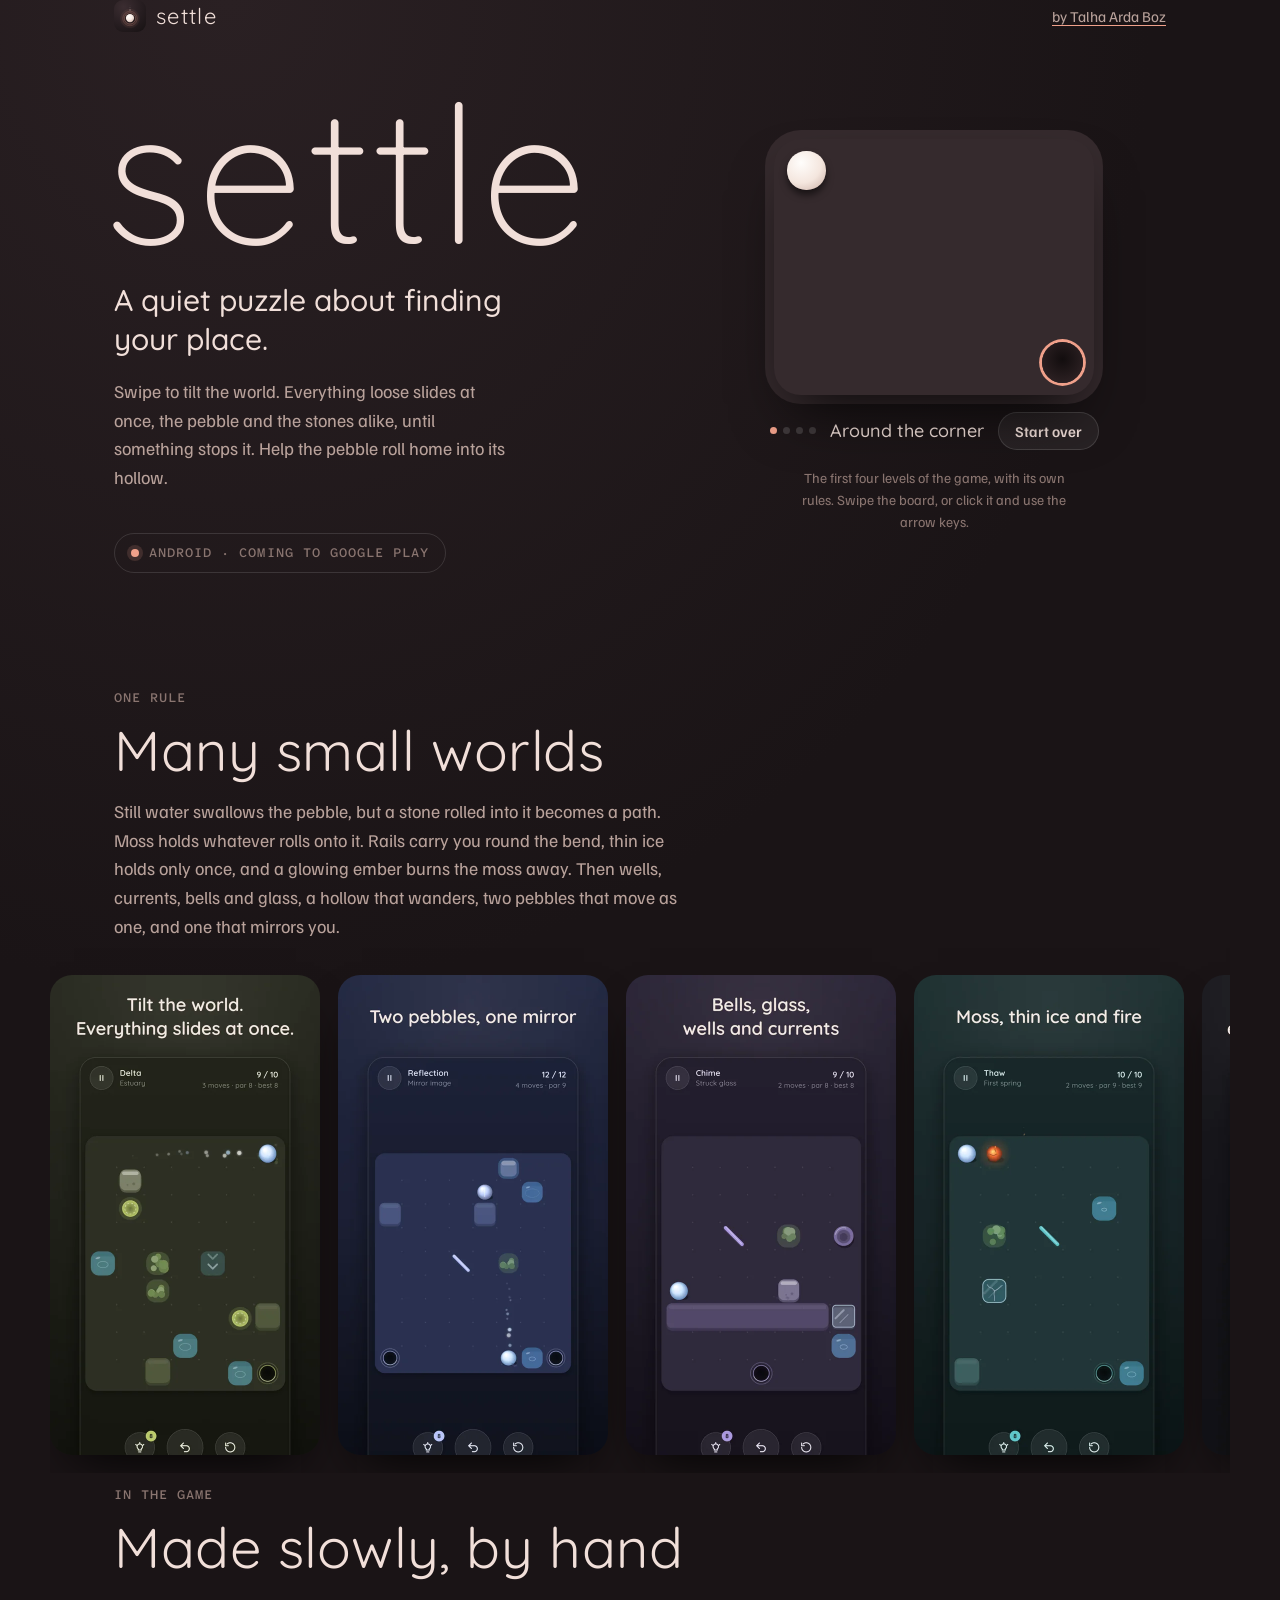
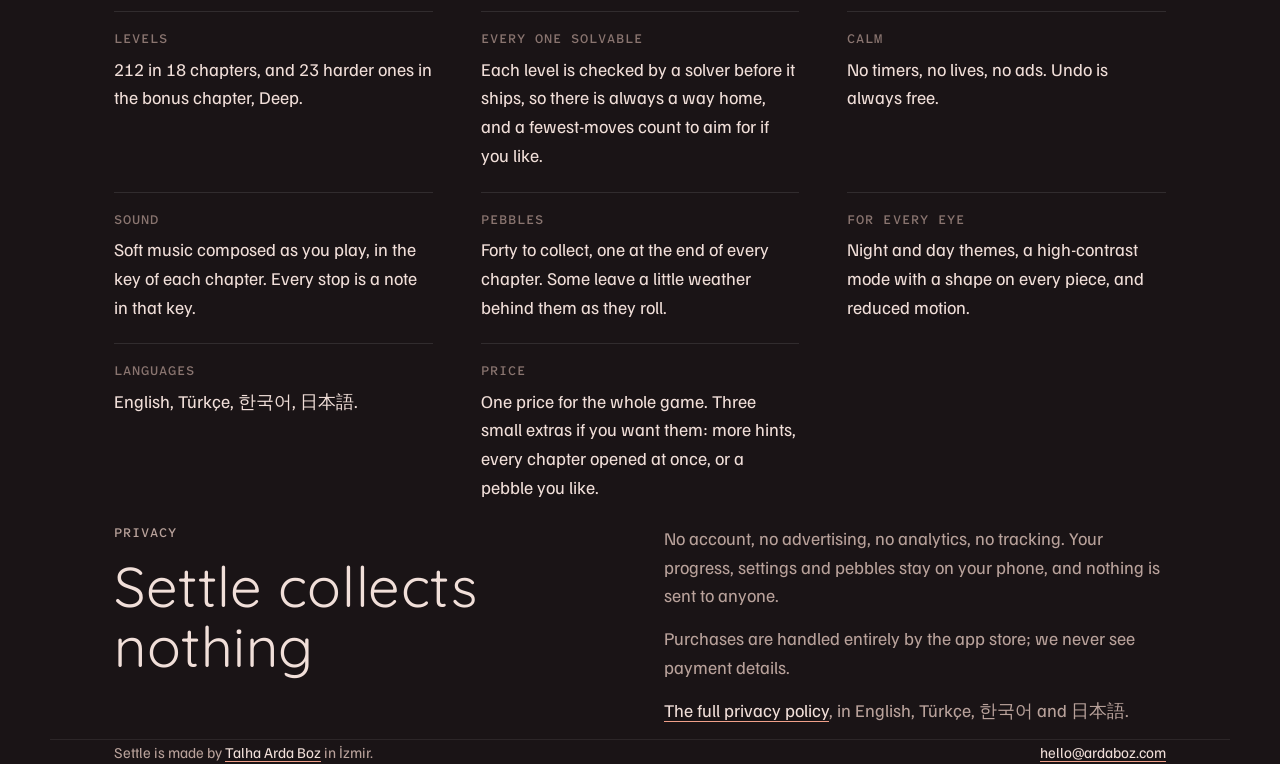
<file: settle/index.html>
<!doctype html>
<html lang="en">
<head>
<meta charset="utf-8">
<meta name="viewport" content="width=device-width, initial-scale=1">
<title>Settle · a quiet puzzle about finding your place</title>
<meta name="description" content="Settle is a calm tilt puzzle for Android: swipe to tilt the world, and help a small pebble roll home. 235 hand-made levels, no timers, no ads, nothing collected.">
<link rel="canonical" href="https://ardaboz.com/settle/">
<link rel="icon" href="/settle/img/mark.svg" type="image/svg+xml">
<meta name="theme-color" content="#1a1416">
<meta property="og:type" content="website">
<meta property="og:url" content="https://ardaboz.com/settle/">
<meta property="og:title" content="Settle · a quiet puzzle about finding your place">
<meta property="og:description" content="Swipe to tilt the world. Everything loose slides at once. Help the pebble roll home.">
<meta property="og:image" content="https://ardaboz.com/settle/img/og.png">
<meta name="twitter:card" content="summary_large_image">
<link rel="preload" href="/settle/fonts/quicksand-latin.woff2" as="font" type="font/woff2" crossorigin>
<style>
  @font-face { font-family: "Quicksand"; src: url("/settle/fonts/quicksand-latin.woff2") format("woff2"); font-weight: 300 700; font-display: swap; unicode-range: U+0000-00FF,U+0131,U+0152-0153,U+2000-206F,U+20AC,U+2122,U+2212; }
  @font-face { font-family: "Quicksand"; src: url("/settle/fonts/quicksand-latin-ext.woff2") format("woff2"); font-weight: 300 700; font-display: swap; unicode-range: U+0100-02BA,U+1E00-1E9F; }
  @font-face { font-family: "Familjen Grotesk"; src: url("/assets/fonts/familjen-grotesk-latin-wght-normal.woff2") format("woff2"); font-weight: 400 700; font-display: swap; unicode-range: U+0000-00FF,U+0131,U+0152-0153,U+2000-206F,U+20AC,U+2122,U+2212; }
  @font-face { font-family: "Familjen Grotesk"; src: url("/assets/fonts/familjen-grotesk-latin-ext-wght-normal.woff2") format("woff2"); font-weight: 400 700; font-display: swap; unicode-range: U+0100-02BA,U+1E00-1E9F; }
  @font-face { font-family: "Atkinson Hyperlegible Mono"; src: url("/assets/fonts/atkinson-hyperlegible-mono-latin-wght-normal.woff2") format("woff2"); font-weight: 200 800; font-display: swap; }

  /* Dawn's night palette, straight from the game (src/look.js) */
  :root {
    --night: #1a1416; --night-hi: #2a2023; --board: #352a2d; --wall: #5c474b; --side: #433437;
    --ink: #f1dfd9; --soft: #b9a29b; --faint: #8a7570; --ember: #f0a08a; --water: #4d7890; --moss: #6f8a5c; --stone: #8a7a7a;
    --display: "Quicksand", ui-rounded, system-ui, sans-serif;
    --body: "Familjen Grotesk", system-ui, sans-serif;
    --mono: "Atkinson Hyperlegible Mono", ui-monospace, monospace;
    --gutter: clamp(16px, 5vw, 64px);
  }
  * { box-sizing: border-box; }
  html { background: var(--night); color-scheme: dark; }
  body { margin: 0; color: var(--ink); font: 400 18px/1.6 var(--body); background: radial-gradient(120% 70% at 18% 0%, var(--night-hi), var(--night) 60%) no-repeat; min-height: 100vh; }
  a { color: var(--ink); text-decoration-color: var(--ember); text-underline-offset: .2em; }
  a:hover { color: var(--ember); }
  :focus-visible { outline: 2px solid var(--ember); outline-offset: 4px; border-radius: 6px; }
  .wrap { width: min(1180px, 100%); margin: 0 auto; padding: 0 var(--gutter); }
  .label { font: 500 13px/1.4 var(--mono); letter-spacing: .08em; text-transform: uppercase; color: var(--faint); }

  /* top line */
  header { display: flex; align-items: center; justify-content: space-between; padding-top: 22px; padding-bottom: 22px; }
  .brand { display: flex; align-items: center; gap: 10px; text-decoration: none; font: 400 22px/1 var(--display); letter-spacing: .06em; }
  .brand img { width: 32px; height: 32px; border-radius: 9px; }
  header .by { font-size: 15px; color: var(--soft); }

  /* the thesis: the word, and a board you can tilt */
  .hero { display: grid; grid-template-columns: minmax(0, 1.05fr) minmax(0, .95fr); gap: clamp(32px, 6vw, 96px); align-items: center; padding-top: clamp(24px, 6vh, 72px); padding-bottom: clamp(56px, 10vh, 120px); }
  h1 { margin: 0; font: 300 clamp(88px, 15vw, 196px)/.9 var(--display); letter-spacing: .02em; margin-left: -.05em; }
  .lede { font: 500 clamp(22px, 2.4vw, 30px)/1.3 var(--display); margin: 22px 0 18px; color: var(--ink); max-width: 22ch; }
  .hero p.say { color: var(--soft); max-width: 40ch; margin: 0 0 28px; }
  .status { display: inline-flex; align-items: center; gap: 10px; padding: 10px 16px; border: 1px solid #ffffff1f; border-radius: 999px; }
  .status::before { content: ""; width: 8px; height: 8px; border-radius: 50%; background: var(--ember); box-shadow: 0 0 0 4px #f0a08a26; }

  .play { display: grid; justify-items: center; gap: 14px; }
  .board { --cell: min(64px, calc((100vw - 2 * var(--gutter) - 28px) / var(--w)), calc(52vh / var(--h))); position: relative; width: calc(var(--w) * var(--cell)); height: calc(var(--h) * var(--cell));
    background: var(--board); border-radius: calc(var(--cell) * .42); padding: 0; box-shadow: 0 30px 60px -20px #000c, 0 0 0 calc(var(--cell) * .14) var(--board);
    touch-action: none; cursor: grab; user-select: none; transition: transform .25s; }
  .board:focus-visible { outline-offset: calc(var(--cell) * .14 + 6px); border-radius: calc(var(--cell) * .42); }
  .board.nudge[data-dir="0"] { animation: nu 0.22s; } .board.nudge[data-dir="1"] { animation: nr 0.22s; }
  .board.nudge[data-dir="2"] { animation: nd 0.22s; } .board.nudge[data-dir="3"] { animation: nl 0.22s; }
  @keyframes nu { 50% { transform: translateY(-5px); } } @keyframes nd { 50% { transform: translateY(5px); } }
  @keyframes nl { 50% { transform: translateX(-5px); } } @keyframes nr { 50% { transform: translateX(5px); } }
  .board i { position: absolute; left: 0; top: 0; width: var(--cell); height: var(--cell); transform: translate(calc(var(--x) * var(--cell)), calc(var(--y) * var(--cell))); }
  .t::after { content: ""; position: absolute; inset: 7%; border-radius: 26%; }
  .t.wall::after { background: var(--wall); box-shadow: inset 0 calc(var(--cell) * -.08) 0 var(--side); }
  .t.pool::after { background: var(--water); box-shadow: inset 0 calc(var(--cell) * .06) 0 #ffffff1a; }
  .t.filled::after { background: #6b5f5d; inset: 12%; opacity: .75; }
  .t.moss::after { background: radial-gradient(circle at 35% 35%, #8fac78 0 18%, transparent 19%), radial-gradient(circle at 62% 58%, #8fac78 0 20%, transparent 21%), radial-gradient(circle at 34% 70%, #7f9c69 0 13%, transparent 14%), #45503c; }
  .t.cup::after { inset: 18%; border-radius: 50%; background: radial-gradient(circle at 50% 42%, #120d0e, #2a1f21 70%, #3c2d30); box-shadow: 0 0 0 calc(var(--cell) * .045) var(--ember); }
  .o { transition: transform var(--tick, 75ms) linear, opacity .4s, scale .4s; z-index: 2; }
  .o::after { content: ""; position: absolute; inset: 20%; border-radius: 50%; }
  .pebble::after { background: radial-gradient(circle at 36% 30%, #fffdfb, #f4e6de 55%, #c9ada3); box-shadow: 0 calc(var(--cell) * .08) calc(var(--cell) * .12) #0008; }
  .stone::after { inset: 14%; border-radius: 30%; background: linear-gradient(#9b8a88, #6f615f); box-shadow: 0 calc(var(--cell) * .06) 0 #4a3e3d; }
  .o.gone { opacity: 0; scale: .6; } .o.lost { opacity: 0; scale: .3; transition-duration: .6s; }
  .o.home { scale: .82; }
  .board.won .t.cup::after { box-shadow: 0 0 0 calc(var(--cell) * .045) var(--ember), 0 0 calc(var(--cell) * .6) #f0a08a80; transition: box-shadow .8s; }
  .play-bar { display: flex; align-items: center; justify-content: center; flex-wrap: wrap; gap: 10px 14px; min-height: 44px; }
  #play-note { font: 500 18px var(--display); min-width: 9ch; text-align: center; }
  .board.won ~ .play-bar #play-note { font-weight: 300; font-size: 24px; color: var(--ember); }
  .play-bar button { white-space: nowrap; font: 600 15px var(--body); color: var(--ink); background: #ffffff10; border: 1px solid #ffffff22; border-radius: 999px; padding: 9px 16px; cursor: pointer; }
  .play-bar button:hover { background: #ffffff1c; }
  #play-next { background: var(--ember); color: #2a1a16; border-color: transparent; }
  #play-dots { display: flex; gap: 6px; } #play-dots i { width: 7px; height: 7px; border-radius: 50%; background: #ffffff26; } #play-dots i.on { background: var(--ember); }
  .play .hint { font-size: 14px; color: var(--faint); margin: 0; text-align: center; max-width: 36ch; }

  /* the worlds, as the store shows them */
  section { padding: clamp(48px, 9vh, 96px) 0; }
  h2 { font: 400 clamp(34px, 4.6vw, 56px)/1.08 var(--display); margin: 10px 0 16px; letter-spacing: .01em; }
  .intro { color: var(--soft); max-width: 58ch; margin: 0; }
  .strip { display: flex; gap: 18px; overflow-x: auto; scroll-snap-type: x mandatory; padding: 34px var(--gutter) 18px; margin: 0 calc(-1 * var(--gutter)); scrollbar-width: thin; scrollbar-color: #ffffff30 transparent; }
  .strip img { flex: 0 0 auto; width: clamp(200px, 24vw, 270px); height: auto; border-radius: 22px; scroll-snap-align: start; box-shadow: 0 24px 50px -24px #000; }

  /* what is inside: a quiet list, labels in mono */
  .facts { display: grid; grid-template-columns: repeat(auto-fit, minmax(260px, 1fr)); gap: 0 48px; margin: 34px 0 0; }
  .facts div { border-top: 1px solid #ffffff1a; padding: 18px 0 22px; }
  .facts dt { margin: 0 0 6px; }
  .facts dd { margin: 0; color: var(--ink); }

  .privacy { display: grid; grid-template-columns: minmax(0, 1fr) minmax(0, 1fr); gap: 48px; align-items: start; }
  .privacy p { color: var(--soft); margin: 0 0 14px; }
  footer { border-top: 1px solid #ffffff14; padding-top: 28px; padding-bottom: 48px; display: flex; flex-wrap: wrap; gap: 12px 32px; justify-content: space-between; color: var(--soft); font-size: 15px; }

  @media (max-width: 860px) {
    .hero, .privacy { grid-template-columns: 1fr; }
    .hero { padding-top: 8px; }
    header .by { display: none; }
  }
  @media (prefers-reduced-motion: reduce) { .o, .board { transition: none; } .board.nudge { animation: none !important; } }
</style>
</head>
<body>
<header class="wrap">
  <a class="brand" href="/settle/"><img src="/settle/img/mark.svg" alt="" width="32" height="32">settle</a>
  <a class="by" href="/">by Talha Arda Boz</a>
</header>

<main>
  <div class="hero wrap">
    <div>
      <h1>settle</h1>
      <p class="lede">A quiet puzzle about finding your place.</p>
      <p class="say">Swipe to tilt the world. Everything loose slides at once, the pebble and the stones alike, until something stops it. Help the pebble roll home into its hollow.</p>
      <p class="status label">Android · coming to Google Play</p>
    </div>
    <div class="play">
      <div class="board" id="board" tabindex="0" role="application" style="--w:5;--h:4">
        <div id="tiles"></div><div id="things"></div>
      </div>
      <div class="play-bar">
        <div id="play-dots" aria-hidden="true"></div>
        <span id="play-note" aria-live="polite"></span>
        <button id="play-again" type="button">Start over</button>
        <button id="play-next" type="button" hidden>Next level</button>
      </div>
      <p class="hint">The first four levels of the game, with its own rules. Swipe the board, or click it and use the arrow keys.</p>
    </div>
  </div>

  <section class="wrap" aria-labelledby="worlds">
    <p class="label">One rule</p>
    <h2 id="worlds">Many small worlds</h2>
    <p class="intro">Still water swallows the pebble, but a stone rolled into it becomes a path. Moss holds whatever rolls onto it. Rails carry you round the bend, thin ice holds only once, and a glowing ember burns the moss away. Then wells, currents, bells and glass, a hollow that wanders, two pebbles that move as one, and one that mirrors you.</p>
    <div class="strip" tabindex="0" aria-label="Screenshots">
      <img src="/settle/img/01-estuary.webp" width="540" height="960" loading="lazy" alt="A pebble rolling along the top row of a Delta level, leaving a comet trail, past wells, moss and a current">
      <img src="/settle/img/02-mirror.webp" width="540" height="960" loading="lazy" alt="Two pebbles in a Reflection level, one moving as the other's mirror">
      <img src="/settle/img/03-chime.webp" width="540" height="960" loading="lazy" alt="A Chime level with a rail, a bell, moss and a pane of glass">
      <img src="/settle/img/04-thaw.webp" width="540" height="960" loading="lazy" alt="A Thaw level with a glowing ember, thin ice, moss and a rail">
      <img src="/settle/img/05-chapters.webp" width="540" height="960" loading="lazy" alt="The chapter list: each chapter's levels shown as small pebbles, settled or not yet">
      <img src="/settle/img/06-pebbles.webp" width="540" height="960" loading="lazy" alt="The pebble collection, some of the forty found">
      <img src="/settle/img/07-ending.webp" width="540" height="960" loading="lazy" alt="The ending: the pebble in its hollow, the pebbles found on the way gathered round it, and the word settled">
    </div>
  </section>

  <section class="wrap" aria-labelledby="inside">
    <p class="label">In the game</p>
    <h2 id="inside">Made slowly, by hand</h2>
    <dl class="facts">
      <div><dt class="label">Levels</dt><dd>212 in 18 chapters, and 23 harder ones in the bonus chapter, Deep.</dd></div>
      <div><dt class="label">Every one solvable</dt><dd>Each level is checked by a solver before it ships, so there is always a way home, and a fewest-moves count to aim for if you like.</dd></div>
      <div><dt class="label">Calm</dt><dd>No timers, no lives, no ads. Undo is always free.</dd></div>
      <div><dt class="label">Sound</dt><dd>Soft music composed as you play, in the key of each chapter. Every stop is a note in that key.</dd></div>
      <div><dt class="label">Pebbles</dt><dd>Forty to collect, one at the end of every chapter. Some leave a little weather behind them as they roll.</dd></div>
      <div><dt class="label">For every eye</dt><dd>Night and day themes, a high-contrast mode with a shape on every piece, and reduced motion.</dd></div>
      <div><dt class="label">Languages</dt><dd>English, Türkçe, 한국어, 日本語.</dd></div>
      <div><dt class="label">Price</dt><dd>One price for the whole game. Three small extras if you want them: more hints, every chapter opened at once, or a pebble you like.</dd></div>
    </dl>
  </section>

  <section class="wrap privacy" aria-labelledby="privacy-title" id="privacy">
    <div>
      <p class="label">Privacy</p>
      <h2 id="privacy-title">Settle collects nothing</h2>
    </div>
    <div>
      <p>No account, no advertising, no analytics, no tracking. Your progress, settings and pebbles stay on your phone, and nothing is sent to anyone.</p>
      <p>Purchases are handled entirely by the app store; we never see payment details.</p>
      <p><a href="/settle/privacy/">The full privacy policy</a>, in English, Türkçe, 한국어 and 日本語.</p>
    </div>
  </section>
</main>

<footer class="wrap">
  <span>Settle is made by <a href="/">Talha Arda Boz</a> in İzmir.</span>
  <a href="mailto:hello@ardaboz.com">hello@ardaboz.com</a>
</footer>

<script src="/settle/logic.js"></script>
<script src="/settle/play.js"></script>
</body>
</html>
</file>
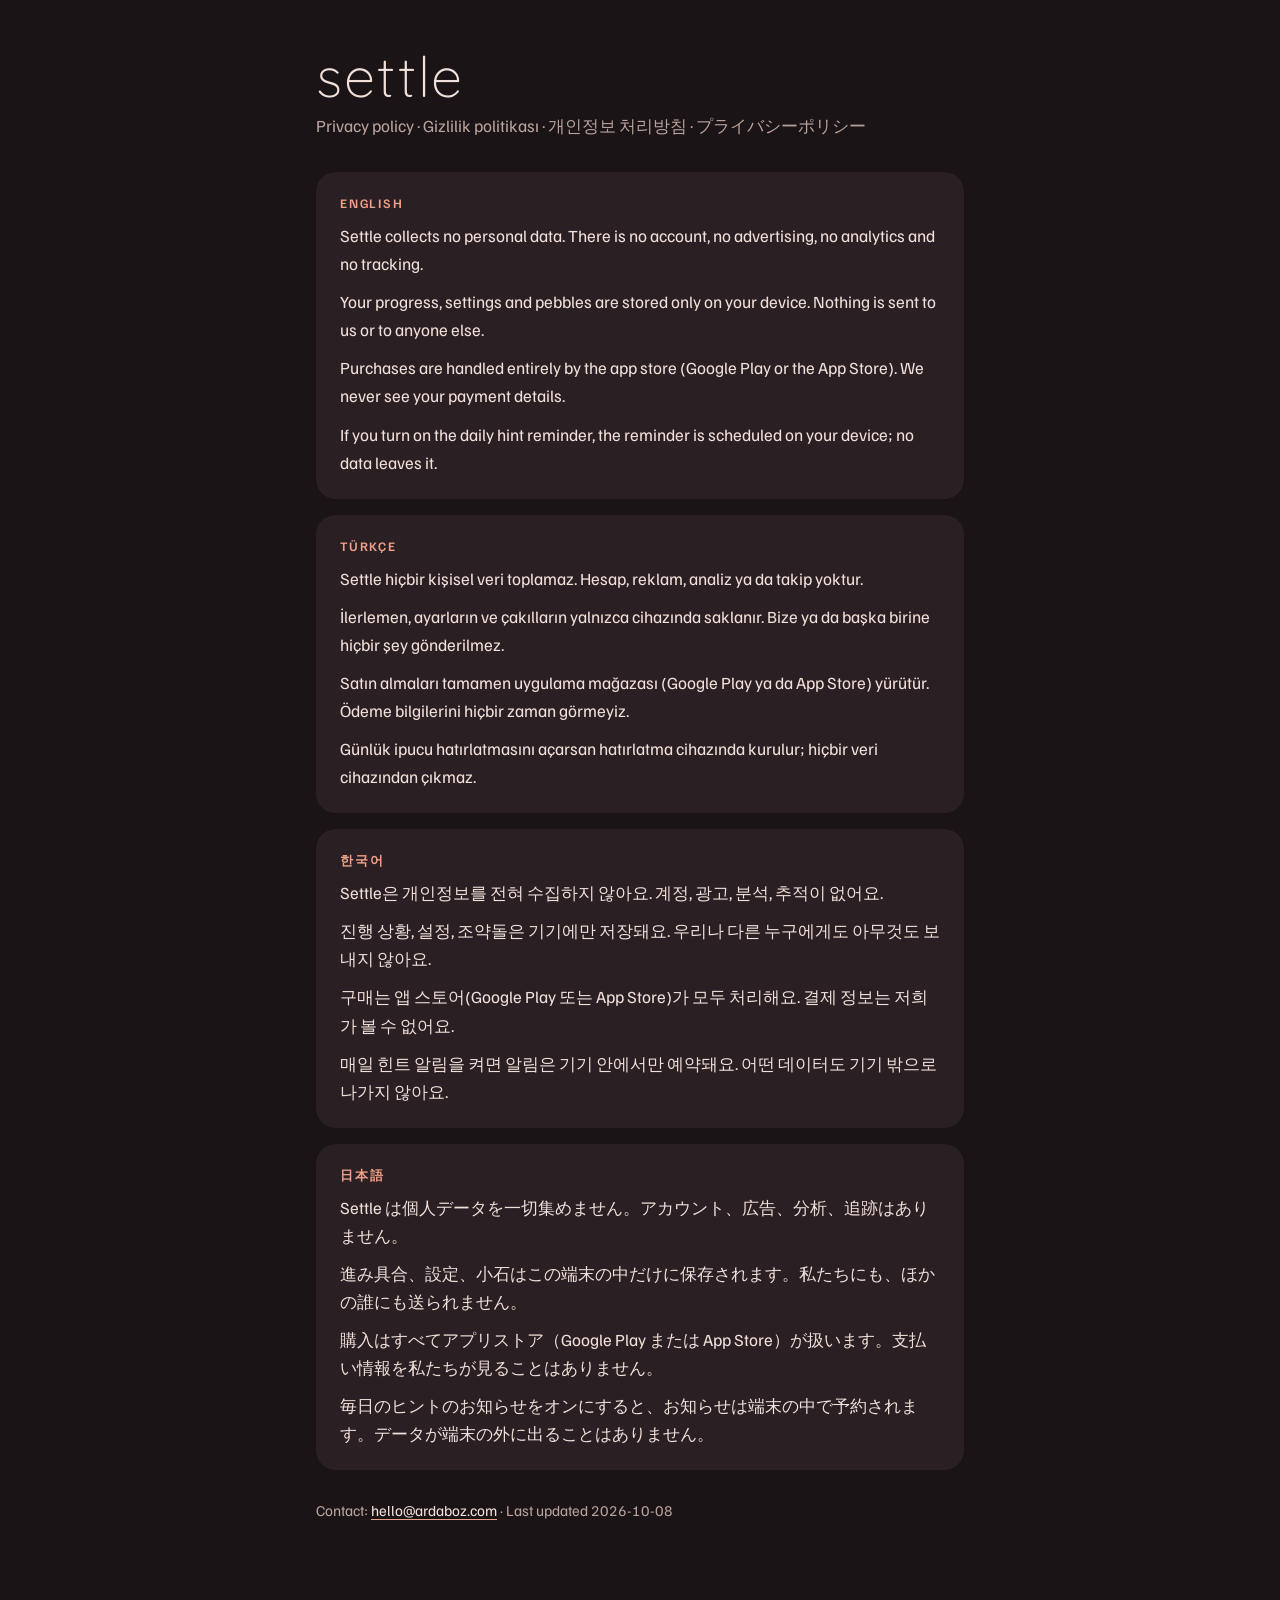
<file: settle/privacy/index.html>
<!doctype html>
<html lang="en">
<head>
<meta charset="utf-8">
<meta name="viewport" content="width=device-width, initial-scale=1">
<title>Settle · Privacy policy</title>
<meta name="description" content="Settle collects no personal data: no account, no ads, no analytics, no tracking.">
<link rel="canonical" href="https://ardaboz.com/settle/privacy/">
<link rel="icon" href="/settle/img/mark.svg" type="image/svg+xml">
<meta name="theme-color" content="#1a1416">
<style>
  @font-face { font-family: "Quicksand"; src: url("/settle/fonts/quicksand-latin.woff2") format("woff2"); font-weight: 300 700; font-display: swap; unicode-range: U+0000-00FF,U+0131,U+0152-0153,U+2000-206F,U+20AC,U+2122,U+2212; }
  @font-face { font-family: "Quicksand"; src: url("/settle/fonts/quicksand-latin-ext.woff2") format("woff2"); font-weight: 300 700; font-display: swap; unicode-range: U+0100-02BA,U+1E00-1E9F; }
  @font-face { font-family: "Familjen Grotesk"; src: url("/assets/fonts/familjen-grotesk-latin-wght-normal.woff2") format("woff2"); font-weight: 400 700; font-display: swap; unicode-range: U+0000-00FF,U+0131,U+0152-0153,U+2000-206F,U+20AC,U+2122,U+2212; }
  @font-face { font-family: "Familjen Grotesk"; src: url("/assets/fonts/familjen-grotesk-latin-ext-wght-normal.woff2") format("woff2"); font-weight: 400 700; font-display: swap; unicode-range: U+0100-02BA,U+1E00-1E9F; }
  :root { --night: #1a1416; --card: #2a2023; --ink: #f1dfd9; --soft: #b9a29b; --ember: #f0a08a; }
  * { box-sizing: border-box; }
  html { background: var(--night); color-scheme: dark; }
  body { margin: 0; color: var(--ink); font: 400 17px/1.65 "Familjen Grotesk", system-ui, sans-serif; }
  main { max-width: 680px; margin: 0 auto; padding: 48px 16px 72px; }
  h1 { font: 300 56px/1 Quicksand, system-ui, sans-serif; letter-spacing: .04em; margin: 0 0 8px; }
  h1 a { color: inherit; text-decoration: none; }
  .sub { color: var(--soft); margin: 0 0 32px; }
  section { background: var(--card); border-radius: 20px; padding: 22px 24px; margin: 0 0 16px; }
  h2 { font: 600 13px/1.4 "Familjen Grotesk", system-ui, sans-serif; letter-spacing: .14em; text-transform: uppercase; color: var(--ember); margin: 0 0 10px; }
  p { margin: 0 0 10px; } section p:last-child { margin: 0; }
  a { color: var(--ink); text-decoration-color: var(--ember); text-underline-offset: .2em; }
  :focus-visible { outline: 2px solid var(--ember); outline-offset: 3px; border-radius: 4px; }
  .date { color: var(--soft); font-size: 15px; margin-top: 28px; }
</style>
</head>
<body>
<main>
  <h1><a href="/settle/">settle</a></h1>
  <p class="sub">Privacy policy · Gizlilik politikası · 개인정보 처리방침 · プライバシーポリシー</p>

  <section lang="en">
    <h2>English</h2>
    <p>Settle collects no personal data. There is no account, no advertising, no analytics and no tracking.</p>
    <p>Your progress, settings and pebbles are stored only on your device. Nothing is sent to us or to anyone else.</p>
    <p>Purchases are handled entirely by the app store (Google Play or the App Store). We never see your payment details.</p>
    <p>If you turn on the daily hint reminder, the reminder is scheduled on your device; no data leaves it.</p>
  </section>

  <section lang="tr">
    <h2>Türkçe</h2>
    <p>Settle hiçbir kişisel veri toplamaz. Hesap, reklam, analiz ya da takip yoktur.</p>
    <p>İlerlemen, ayarların ve çakılların yalnızca cihazında saklanır. Bize ya da başka birine hiçbir şey gönderilmez.</p>
    <p>Satın almaları tamamen uygulama mağazası (Google Play ya da App Store) yürütür. Ödeme bilgilerini hiçbir zaman görmeyiz.</p>
    <p>Günlük ipucu hatırlatmasını açarsan hatırlatma cihazında kurulur; hiçbir veri cihazından çıkmaz.</p>
  </section>

  <section lang="ko">
    <h2>한국어</h2>
    <p>Settle은 개인정보를 전혀 수집하지 않아요. 계정, 광고, 분석, 추적이 없어요.</p>
    <p>진행 상황, 설정, 조약돌은 기기에만 저장돼요. 우리나 다른 누구에게도 아무것도 보내지 않아요.</p>
    <p>구매는 앱 스토어(Google Play 또는 App Store)가 모두 처리해요. 결제 정보는 저희가 볼 수 없어요.</p>
    <p>매일 힌트 알림을 켜면 알림은 기기 안에서만 예약돼요. 어떤 데이터도 기기 밖으로 나가지 않아요.</p>
  </section>

  <section lang="ja">
    <h2>日本語</h2>
    <p>Settle は個人データを一切集めません。アカウント、広告、分析、追跡はありません。</p>
    <p>進み具合、設定、小石はこの端末の中だけに保存されます。私たちにも、ほかの誰にも送られません。</p>
    <p>購入はすべてアプリストア（Google Play または App Store）が扱います。支払い情報を私たちが見ることはありません。</p>
    <p>毎日のヒントのお知らせをオンにすると、お知らせは端末の中で予約されます。データが端末の外に出ることはありません。</p>
  </section>

  <p class="date">Contact: <a href="mailto:hello@ardaboz.com">hello@ardaboz.com</a> · Last updated 2026-10-08</p>
</main>
</body>
</html>
</file>
<file: assets/css/site.css>
/* ardaboz.com
   Type does the work: one family, Familjen Grotesk, from the hero down to the
   captions. One colour beyond ink and paper: #FFD400, the price colour of the
   Fiyat Gör kiosk, used only where something responds to you. */

/* Self-hosted fonts (SIL Open Font License), latin + latin-ext for Turkish and the lira sign. */
@font-face { font-family: "Familjen Grotesk"; src: url("../fonts/familjen-grotesk-latin-wght-normal.woff2") format("woff2"); font-weight: 400 700; font-style: normal; font-display: swap; unicode-range: U+0000-00FF,U+0131,U+0152-0153,U+02BB-02BC,U+02C6,U+02DA,U+02DC,U+0304,U+0308,U+0329,U+2000-206F,U+20AC,U+2122,U+2191,U+2193,U+2212,U+2215,U+FEFF,U+FFFD; }
@font-face { font-family: "Familjen Grotesk"; src: url("../fonts/familjen-grotesk-latin-ext-wght-normal.woff2") format("woff2"); font-weight: 400 700; font-style: normal; font-display: swap; unicode-range: U+0100-02BA,U+02BD-02C5,U+02C7-02CC,U+02CE-02D7,U+02DD-02FF,U+0304,U+0308,U+0329,U+1D00-1DBF,U+1E00-1E9F,U+1EF2-1EFF,U+2020,U+20A0-20AB,U+20AD-20C0,U+2113,U+2C60-2C7F,U+A720-A7FF; }
@font-face { font-family: "Atkinson Hyperlegible Mono"; src: url("../fonts/atkinson-hyperlegible-mono-latin-wght-normal.woff2") format("woff2"); font-weight: 200 800; font-style: normal; font-display: swap; unicode-range: U+0000-00FF,U+0131,U+0152-0153,U+02BB-02BC,U+02C6,U+02DA,U+02DC,U+0304,U+0308,U+0329,U+2000-206F,U+20AC,U+2122,U+2191,U+2193,U+2212,U+2215,U+FEFF,U+FFFD; }
@font-face { font-family: "Montserrat"; src: url("../fonts/montserrat-latin-600-normal.woff2") format("woff2"); font-weight: 600; font-style: normal; font-display: swap; unicode-range: U+0000-00FF,U+0131,U+0152-0153,U+02BB-02BC,U+02C6,U+02DA,U+02DC,U+0304,U+0308,U+0329,U+2000-206F,U+20AC,U+2122,U+2191,U+2193,U+2212,U+2215,U+FEFF,U+FFFD; }
@font-face { font-family: "Montserrat"; src: url("../fonts/montserrat-latin-800-normal.woff2") format("woff2"); font-weight: 800; font-style: normal; font-display: swap; unicode-range: U+0000-00FF,U+0131,U+0152-0153,U+02BB-02BC,U+02C6,U+02DA,U+02DC,U+0304,U+0308,U+0329,U+2000-206F,U+20AC,U+2122,U+2191,U+2193,U+2212,U+2215,U+FEFF,U+FFFD; }
@font-face { font-family: "Montserrat"; src: url("../fonts/montserrat-latin-ext-600-normal.woff2") format("woff2"); font-weight: 600; font-style: normal; font-display: swap; unicode-range: U+0100-02BA,U+02BD-02C5,U+02C7-02CC,U+02CE-02D7,U+02DD-02FF,U+0304,U+0308,U+0329,U+1D00-1DBF,U+1E00-1E9F,U+1EF2-1EFF,U+2020,U+20A0-20AB,U+20AD-20C0,U+2113,U+2C60-2C7F,U+A720-A7FF; }
@font-face { font-family: "Montserrat"; src: url("../fonts/montserrat-latin-ext-800-normal.woff2") format("woff2"); font-weight: 800; font-style: normal; font-display: swap; unicode-range: U+0100-02BA,U+02BD-02C5,U+02C7-02CC,U+02CE-02D7,U+02DD-02FF,U+0304,U+0308,U+0329,U+1D00-1DBF,U+1E00-1E9F,U+1EF2-1EFF,U+2020,U+20A0-20AB,U+20AD-20C0,U+2113,U+2C60-2C7F,U+A720-A7FF; }

:root {
  --paper: #F4F4F1;
  --ink: #121211;
  --ink-2: #55554F;
  --ink-3: #6E6E67;
  --rule: #D6D6CF;
  --hl: #FFD400;
  --on-hl: #121211;
  --shot-edge: rgba(18, 18, 17, .12);

  /* the software band is the kiosk's own world, dark in both themes */
  --night: #0B0B0A;
  --night-ink: #EDEDE7;
  --night-ink-2: #A5A59D;
  --night-ink-3: #8E8E86;
  --night-rule: #2A2A26;

  /* kiosk, from the real app's colors.xml */
  --k-bg: #000000;
  --k-name: #FFFFFF;
  --k-price: #FFD400;
  --k-muted: #8A8A8A;
  --k-err: #FF5252;
  --k-ok: #2ECC40;

  --f-display: "Familjen Grotesk", "Helvetica Neue", Arial, sans-serif;
  --f-body: "Familjen Grotesk", "Helvetica Neue", Arial, sans-serif;
  --f-mono: "Atkinson Hyperlegible Mono", ui-monospace, "Cascadia Mono", monospace;
  --f-kiosk: "Montserrat", system-ui, sans-serif;

  --gutter: clamp(16px, 4.2vw, 56px);
  --maxw: 1320px;
  color-scheme: light;
}
@media (prefers-color-scheme: dark) {
  :root:not([data-theme="light"]) {
    --paper: #121211; --ink: #ECECE6; --ink-2: #A8A8A0; --ink-3: #8D8D85; --rule: #2C2C28;
    --shot-edge: rgba(255, 255, 255, .1); --night: #050505; --night-rule: #232320;
    color-scheme: dark;
  }
}
:root[data-theme="dark"] {
  --paper: #121211; --ink: #ECECE6; --ink-2: #A8A8A0; --ink-3: #8D8D85; --rule: #2C2C28;
  --shot-edge: rgba(255, 255, 255, .1); --night: #050505; --night-rule: #232320;
  color-scheme: dark;
}

/* ---------------------------------------------------------------- base */
*, *::before, *::after { box-sizing: border-box; }
html { scroll-behavior: smooth; scroll-padding-top: 72px; -webkit-text-size-adjust: 100%; }
body {
  margin: 0;
  background: var(--paper);
  color: var(--ink);
  font: 400 1.0625rem/1.55 var(--f-body);
  text-rendering: optimizeLegibility;
  -webkit-font-smoothing: antialiased;
  overflow-x: hidden;
}
img { display: block; max-width: 100%; height: auto; }
a { color: inherit; text-decoration: underline; text-decoration-thickness: 1px; text-underline-offset: .2em; }
a:hover { text-decoration-thickness: 2px; }
p { margin: 0 0 1em; }
ul, ol, dl, dd { margin: 0; padding: 0; }
figure { margin: 0; }
button { font: inherit; color: inherit; }
::selection { background: var(--hl); color: var(--on-hl); }
:focus-visible { outline: 3px solid var(--hl); outline-offset: 3px; box-shadow: 0 0 0 6px var(--ink); border-radius: 2px; }
.skip { position: absolute; left: 12px; top: -60px; z-index: 100; background: var(--ink); color: var(--paper); padding: 10px 14px; }
.skip:focus { top: 12px; }
[hidden] { display: none !important; }
.vh { position: absolute !important; width: 1px; height: 1px; padding: 0; margin: -1px; overflow: hidden; clip: rect(0 0 0 0); white-space: nowrap; border: 0; }
.wrap { max-width: calc(var(--maxw) + 2 * var(--gutter)); margin-inline: auto; padding-inline: var(--gutter); }

/* ---------------------------------------------------------------- type */
.h2 {
  font: 600 clamp(2.1rem, 1.3rem + 3.2vw, 3.9rem)/1 var(--f-display);
  letter-spacing: -.03em;
  margin: 0 0 clamp(28px, 4vw, 56px);
}
.h3 { font: 600 clamp(1.45rem, 1.2rem + .9vw, 1.9rem)/1.1 var(--f-display); letter-spacing: -.02em; margin: 0 0 .5em; }
.h4 { font: 600 1.3rem/1.15 var(--f-display); letter-spacing: -.015em; margin: 1.1em 0 .45em; }
.meta { font-size: .9rem; color: var(--ink-3); margin: 0; }
.out { display: inline-block; margin-top: .7em; font-weight: 600; font-size: .95rem; }
.out::after { content: "\2197"; display: inline-block; margin-left: .3em; text-decoration: none; }

/* ---------------------------------------------------------------- header */
.top {
  position: sticky; top: 0; z-index: 50;
  display: flex; align-items: center; gap: 28px;
  padding: 14px var(--gutter);
  background: color-mix(in srgb, var(--paper) 90%, transparent);
  backdrop-filter: blur(12px);
  -webkit-backdrop-filter: blur(12px);
}
.brand { font: 600 1.08rem/1 var(--f-display); letter-spacing: -.01em; text-decoration: none; white-space: nowrap; }
.nav { display: flex; gap: 26px; margin-left: auto; }
.nav a, .top-cv { text-decoration: none; font-size: .95rem; color: var(--ink-2); }
.nav a:hover, .top-cv:hover { color: var(--ink); text-decoration: underline; }
.top-end { display: flex; align-items: center; gap: 22px; }
.lang { display: inline-flex; gap: 2px; }
.lang button { border: 0; background: none; padding: 4px 6px; font: 600 .82rem/1 var(--f-body); letter-spacing: .04em; color: var(--ink-3); cursor: pointer; }
.lang button[aria-pressed="true"] { color: var(--ink); text-decoration: underline; text-decoration-thickness: 2px; text-underline-offset: .35em; }
.top-cv { color: var(--ink); font-weight: 600; }
@media (max-width: 900px) { .nav { display: none; } .top-end { margin-left: auto; } }

/* ---------------------------------------------------------------- hero */
.hero { padding-top: clamp(40px, 9vh, 120px); padding-bottom: clamp(56px, 10vh, 120px); }
.hero-text {
  font: 500 clamp(2.3rem, 1rem + 5.4vw, 6rem)/1.02 var(--f-display);
  letter-spacing: -.035em;
  max-width: 13em;
  margin: 0;
  text-wrap: pretty;
}
.hero-text a {
  text-decoration: underline;
  text-decoration-thickness: .06em;
  text-underline-offset: .12em;
  background: linear-gradient(var(--hl), var(--hl)) no-repeat 0 100% / 0 100%;
  transition: background-size .28s cubic-bezier(.6, 0, .2, 1), color .2s;
  padding: 0 .04em;
  margin: 0 -.04em;
  -webkit-box-decoration-break: clone;
  box-decoration-break: clone;
}
.hero-text a:hover, .hero-text a:focus-visible { background-size: 100% 100%; color: var(--on-hl); text-decoration-color: transparent; }
.hero-foot { display: flex; flex-wrap: wrap; align-items: baseline; justify-content: space-between; gap: 14px 40px; margin-top: clamp(36px, 6vh, 64px); padding-top: 18px; border-top: 1px solid var(--rule); }
.hero-open { margin: 0; color: var(--ink-2); }
.hero-links { list-style: none; display: flex; flex-wrap: wrap; gap: 8px 24px; }
.hero-links a { font-weight: 600; }

/* the peek: a small print of the thing a hero link names, carried by the pointer */
.peek { position: fixed; left: 0; top: 0; z-index: 60; width: 300px; pointer-events: none; opacity: 0; transform: translate3d(-999px, -999px, 0); transition: opacity .18s; }
.peek.on { opacity: 1; }
.peek > * { display: none; width: 100%; box-shadow: 0 18px 50px rgba(0, 0, 0, .28); }
.peek > .show { display: block; }
.peek-kiosk { aspect-ratio: 16 / 10; background: #000; color: #fff; font-family: var(--f-kiosk); text-align: center; padding: 16% 8% 0; border: 8px solid #141414; border-radius: 12px; }
.peek-kiosk.show { display: block; }
.peek-kiosk b { display: block; font-weight: 800; font-size: 1.05rem; line-height: 1.15; }
.peek-kiosk i { display: block; font-style: normal; font-weight: 800; font-size: 2.1rem; color: var(--k-price); margin-top: 10px; }
@media (hover: none), (pointer: coarse) { .peek { display: none; } }

/* ---------------------------------------------------------------- sections */
.sec { padding-top: clamp(80px, 11vw, 150px); }
.hero + .peek + .sec { padding-top: clamp(24px, 3vw, 48px); }
.sec-head { display: grid; grid-template-columns: minmax(0, 1fr) minmax(0, 1fr); gap: 16px 48px; align-items: end; margin-bottom: clamp(28px, 4vw, 56px); }
.sec-head .h2 { margin: 0; }
.sec-intro { margin: 0; color: var(--ink-2); max-width: 32em; font-size: 1.08rem; }
@media (max-width: 800px) { .sec-head { grid-template-columns: 1fr; } }

.shot { display: block; border: 1px solid var(--shot-edge); border-radius: 6px; overflow: hidden; background: #000; }
a.shot { transition: transform .3s cubic-bezier(.2, .7, .2, 1); }
a.shot:hover { transform: translateY(-3px); }

/* ---------------------------------------------------------------- websites */
.lead-site { display: grid; grid-template-columns: minmax(0, 8fr) minmax(0, 4fr); gap: clamp(28px, 4vw, 64px); align-items: center; }
.lead-media { position: relative; padding-right: 7%; }
.lead-site + .lead-site { margin-top: clamp(80px, 9vw, 128px); }
.lead-flip { grid-template-columns: minmax(0, 4fr) minmax(0, 8fr); }
.lead-flip .lead-media { order: 2; }
.shot-phone { position: absolute; right: 0; bottom: -28px; width: 22%; border-radius: 16px; border: 5px solid #0c0c0c; box-shadow: 0 20px 40px rgba(0, 0, 0, .25); }
.lead-text { padding-bottom: 6px; }
.lead-text p:not(.meta) { color: var(--ink-2); }
.sites { display: grid; grid-template-columns: repeat(2, minmax(0, 1fr)); gap: 48px clamp(20px, 2.6vw, 40px); margin-top: clamp(72px, 8vw, 112px); }
.site p:not(.meta) { color: var(--ink-2); font-size: 1rem; margin-bottom: .6em; }
@media (max-width: 1000px) {
  .lead-site, .lead-flip { grid-template-columns: 1fr; }
  .lead-flip .lead-media { order: 0; }
  .lead-text { margin-top: 24px; }
}
@media (max-width: 640px) { .sites { grid-template-columns: 1fr; } .shot-phone { bottom: -18px; } }

/* ---------------------------------------------------------------- software (night band) */
.night {
  --paper: var(--night); --ink: var(--night-ink); --ink-2: var(--night-ink-2); --ink-3: var(--night-ink-3); --rule: var(--night-rule);
  --shot-edge: rgba(255, 255, 255, .1);
  background: var(--paper); color: var(--ink);
  margin-top: clamp(80px, 11vw, 150px);
  padding-bottom: clamp(80px, 10vw, 130px);
}
.night .sec { padding-top: clamp(72px, 9vw, 120px); }
.fg { display: grid; grid-template-columns: minmax(0, 7fr) minmax(0, 5fr); gap: clamp(28px, 4vw, 72px); align-items: start; }
.fg-text p:not(.meta) { color: var(--ink-2); }
.fg-text .meta { margin-bottom: 1.6em; }
.fg-try { font-size: .95rem; margin-bottom: .8em; }
@media (max-width: 900px) { .fg { grid-template-columns: 1fr; } }

/* kiosk: the tablet on the wall */
.kiosk {
  position: relative; aspect-ratio: 16 / 10; width: 100%;
  border-radius: 20px; padding: 3.2% 3%;
  background: linear-gradient(160deg, #2a2b2e, #0d0d0e 45%, #060606);
  box-shadow: inset 0 1px 0 rgba(255, 255, 255, .09), inset 0 0 0 1px rgba(255, 255, 255, .05);
}
.kiosk::before { content: ""; position: absolute; top: 1.3%; left: 50%; width: 6px; height: 6px; margin-left: -3px; border-radius: 50%; background: #1b1e24; }
.kiosk-screen { position: relative; height: 100%; border-radius: 5px; overflow: hidden; background: var(--k-bg); font-family: var(--f-kiosk); container-type: size; }
.k-content { position: absolute; left: 5%; right: 5%; top: 11cqh; display: flex; flex-direction: column; align-items: center; text-align: center; transition: opacity .2s; }
.k-content p { margin: 0; }
.k-placeholder { color: var(--k-muted); font-weight: 600; font-size: 7.2cqh; }
.k-name { color: var(--k-name); font-weight: 800; font-size: 10.5cqh; line-height: 1.08; max-width: 100%; overflow-wrap: anywhere; }
.k-price { color: var(--k-price); font-weight: 800; font-size: 16cqh; line-height: 1.05; margin-top: 5cqh !important; white-space: nowrap; }
.k-stock { color: var(--k-muted); font-weight: 600; font-size: 5.4cqh; margin-top: 3.5cqh !important; }
.k-error { color: var(--k-err); font-weight: 600; font-size: 7.4cqh; margin-top: 8cqh !important; }
.k-name:empty, .k-price:empty, .k-stock:empty, .k-error:empty, .k-placeholder:empty { display: none; }
.k-gear { position: absolute; left: 2.6cqh; bottom: 2.6cqh; width: 5.5cqh; height: 5.5cqh; color: var(--k-muted); opacity: .8; }
.k-dot { position: absolute; right: 3.4cqh; bottom: 3.4cqh; width: 3.2cqh; height: 3.2cqh; border-radius: 50%; background: var(--k-ok); transition: background .3s; }
.k-boot { position: absolute; inset: 0; display: grid; place-items: center; background: #000; opacity: 0; pointer-events: none; }
.k-boot span { width: 12cqh; height: 12cqh; border-radius: 50%; border: .9cqh solid #1c1c1c; border-top-color: #9a9a9a; animation: spin .9s linear infinite; }
@keyframes spin { to { transform: rotate(1turn); } }
.kiosk[data-state="off"] .k-content, .kiosk[data-state="off"] .k-dot, .kiosk[data-state="off"] .k-gear,
.kiosk[data-state="booting"] .k-content, .kiosk[data-state="booting"] .k-dot, .kiosk[data-state="booting"] .k-gear { opacity: 0; }
.kiosk[data-state="off"] .kiosk-screen { background: #030303; }
.kiosk[data-state="booting"] .k-boot { opacity: 1; }
.kiosk[data-state="connecting"] .k-dot { background: var(--k-err); }
.kiosk.flash .k-content { animation: kflash .28s ease-out; }
@keyframes kflash { from { opacity: 0; transform: translateY(2px); } to { opacity: 1; transform: none; } }

/* shelf labels: real products, printed the way the shop prints them */
.shelf { list-style: none; display: grid; grid-template-columns: repeat(4, minmax(0, 1fr)); gap: 12px; margin-top: 22px; }
.label {
  position: relative; width: 100%; height: 100%;
  display: grid; grid-template-columns: 1fr auto; grid-template-rows: 1fr auto;
  background: #fff; color: #121211; text-align: left;
  border: 0; border-radius: 3px; padding: 0; cursor: pointer; overflow: hidden;
  transition: transform .16s ease;
  font-family: var(--f-body);
}
.label:hover { transform: translateY(-2px); }
.label-name { grid-column: 1 / -1; padding: 9px 10px 6px; font: 600 .86rem/1.15 var(--f-display); }
.label-code { padding: 0 10px 8px; position: relative; overflow: hidden; align-self: end; }
.label-code svg { display: block; width: 100%; height: 26px; }
.label-code small { display: block; font: 400 .52rem/1 var(--f-mono); letter-spacing: 0; margin-top: 3px; color: #333; white-space: nowrap; overflow: hidden; }
.label-price { align-self: stretch; display: flex; align-items: center; background: var(--hl); padding: 0 10px; font: 700 .95rem/1 var(--f-display); white-space: nowrap; }
.label-code::after { content: ""; position: absolute; left: 0; right: 0; top: 40%; height: 2px; background: #ff1f1f; box-shadow: 0 0 8px 2px rgba(255, 31, 31, .7); opacity: 0; transform: scaleX(.2); }
.label.scanning .label-code::after { animation: laser .38s ease-out; }
@keyframes laser { 0% { opacity: 0; transform: scaleX(.1); } 30% { opacity: 1; transform: scaleX(1); } 100% { opacity: 0; transform: scaleX(1); } }
.label[aria-pressed="true"] { outline: 2px solid var(--hl); outline-offset: 3px; }
.kiosk-typed { font: 600 .8rem/1 var(--f-mono); letter-spacing: .06em; color: var(--hl); margin: 12px 0 0; min-height: 1em; }
@media (max-width: 640px) { .shelf { grid-template-columns: repeat(2, minmax(0, 1fr)); } }

.apps { display: grid; grid-template-columns: repeat(3, minmax(0, 1fr)); gap: 40px clamp(20px, 2.6vw, 40px); margin-top: clamp(64px, 7vw, 100px); padding-top: clamp(40px, 5vw, 56px); border-top: 1px solid var(--rule); }
.app .shot { aspect-ratio: 16 / 10; width: 100%; object-fit: cover; object-position: left top; }
.app p:not(.meta) { color: var(--ink-2); font-size: 1rem; margin-bottom: .6em; }
@media (max-width: 1000px) { .apps { grid-template-columns: 1fr; max-width: 640px; } }

/* ---------------------------------------------------------------- projects */
.row { display: grid; grid-template-columns: minmax(0, 3fr) minmax(0, 4fr) minmax(0, 5fr); gap: 20px clamp(24px, 3vw, 48px); padding: clamp(28px, 3.5vw, 44px) 0; border-top: 1px solid var(--rule); align-items: start; }
.row:last-child { border-bottom: 1px solid var(--rule); }
.row .h3 { margin-bottom: .25em; }
.row-text { color: var(--ink-2); margin: 0; }
.row-short .row-media { align-self: start; }
.row-short .out { margin-top: 0; }
.phones { display: grid; grid-template-columns: repeat(3, minmax(0, 1fr)); gap: 12px; max-width: 460px; }
.phones img { border-radius: 16px; border: 5px solid #0c0c0c; background: #000; }
@media (max-width: 1000px) {
  .row { grid-template-columns: minmax(0, 1fr) minmax(0, 1.4fr); }
  .row-media { grid-column: 1 / -1; }
}
@media (max-width: 640px) { .row { grid-template-columns: 1fr; } }

.tg { background: #0E1621; border-radius: 10px; overflow: hidden; font-family: system-ui, -apple-system, "Segoe UI", Roboto, sans-serif; color: #fff; max-width: 440px; }
.tg-head { display: flex; align-items: center; gap: 12px; padding: 10px 14px; background: #17212B; }
.tg-head b { display: block; font-size: .92rem; }
.tg-head small { color: #93A1AE; font-size: .78rem; }
.tg-avatar { width: 34px; height: 34px; border-radius: 50%; display: grid; place-items: center; background: #d9505a; font: 700 .76rem/1 system-ui; }
.tg-feed { height: 300px; padding: 12px; display: flex; flex-direction: column; justify-content: flex-end; gap: 8px; overflow: hidden; }
.tg-msg { align-self: flex-start; max-width: 90%; background: #182533; border-radius: 12px 12px 12px 4px; padding: 8px 11px 5px; font-size: .86rem; line-height: 1.4; animation: tgin .4s cubic-bezier(.2, .8, .2, 1); }
.tg-msg .u { color: #6ab3f3; font-size: .78rem; word-break: break-all; }
.tg-msg time { display: block; text-align: right; font-size: .68rem; color: #93A1AE; margin-top: 2px; }
.tg-kb { display: grid; grid-template-columns: repeat(3, 1fr); gap: 3px; margin-top: 4px; }
.tg-kb span { background: #1f2f40; text-align: center; font-size: .76rem; padding: 6px 4px; border-radius: 6px; }
@keyframes tgin { from { opacity: 0; transform: translateY(12px); } to { opacity: 1; transform: none; } }

/* ---------------------------------------------------------------- design */
/* Printed work sits on a studio stage: the same cool grey as the ARC mockup
   render, kept light in both themes so print colours read true. */
:root { --stage-a: #E3E7EC; --stage-b: #D2D8DF; --lift: 0 2px 4px rgba(20, 30, 45, .12), 0 22px 44px rgba(20, 30, 45, .22); }
.arc { display: grid; grid-template-columns: minmax(0, 4fr) minmax(0, 8fr); gap: 28px clamp(24px, 3.5vw, 56px); align-items: center; }
.arc-text p { color: var(--ink-2); margin: 0; }
.arc-fair img { border-radius: 6px; }
.arc-text { align-self: end; }
.arc-fair { grid-column: 2; grid-row: 1 / span 2; }
.arc-logo { grid-column: 1; grid-row: 2; align-self: start; max-width: 340px; }
.lg { display: grid; place-items: center; aspect-ratio: 16 / 9; padding: 8% 12%; background: #fff; border-radius: 6px; border: 1px solid var(--shot-edge); }
.lg img { width: 100%; }
.caption { font-size: .9rem; color: var(--ink-3); margin: 10px 0 0; }
figcaption { font-size: .88rem; color: var(--ink-3); margin-top: 8px; }
.zoomable { position: relative; cursor: zoom-in; }
.zoom-btn { position: absolute; left: 0; top: 0; height: var(--zh, 100%); width: 100%; border: 0; padding: 0; background: transparent; cursor: zoom-in; }
.zoom-btn:focus-visible { outline-offset: -3px; }
@media (max-width: 900px) { .arc { grid-template-columns: 1fr; } .arc-fair, .arc-logo { grid-column: auto; grid-row: auto; } .arc-logo { max-width: 420px; } }

.stage-set { display: grid; grid-template-columns: minmax(0, 4fr) minmax(0, 8fr); gap: 20px clamp(24px, 3.5vw, 56px); margin-top: clamp(64px, 7vw, 100px); align-items: center; }
.stage-head .h4 { margin-top: 0; }
.stage-head p { color: var(--ink-2); font-size: 1rem; margin: 0; }
.stage {
  display: flex; align-items: center; justify-content: center; gap: clamp(14px, 2.4vw, 36px);
  padding: clamp(28px, 4.5vw, 64px) clamp(18px, 3vw, 48px);
  background: radial-gradient(ellipse 70% 60% at 50% 35%, rgba(255, 255, 255, .7), rgba(255, 255, 255, 0) 75%), linear-gradient(var(--stage-a), var(--stage-b));
  border-radius: 8px;
}
.stage figure { flex: 1 1 0; min-width: 0; }
.stage img { box-shadow: var(--lift); border-radius: 2px; }
.stage-posts figure { max-width: 250px; }
.stage-posts figure:nth-child(2) { transform: translateY(-14px); }
.stage-marks figure { max-width: 190px; }
.stage-marks .mark-card { flex-grow: 2.4; max-width: 440px; }
@media (max-width: 900px) { .stage-set { grid-template-columns: 1fr; } }

/* ---------------------------------------------------------------- about */
.about { display: grid; grid-template-columns: minmax(0, 7fr) minmax(0, 5fr); gap: 40px clamp(32px, 5vw, 96px); align-items: start; }
.about-lead { font: 500 clamp(1.3rem, 1.1rem + .7vw, 1.7rem)/1.3 var(--f-display); letter-spacing: -.015em; }
.about-text > p:not(.about-lead) { color: var(--ink-2); max-width: 36em; }
.skills { display: grid; grid-template-columns: max-content 1fr; gap: 10px 24px; margin-top: 32px; padding-top: 20px; border-top: 1px solid var(--rule); }
.skills dt { color: var(--ink-3); font-size: .95rem; }
.skills dd { font-size: .95rem; }
.cv-head { margin: 0 0 12px; }
.cv { list-style: none; }
.cv li { display: grid; grid-template-columns: 9.5em 1fr; gap: 16px; padding: 16px 0; border-top: 1px solid var(--rule); }
.cv li:last-child { border-bottom: 1px solid var(--rule); }
.when { color: var(--ink-3); font-size: .92rem; padding-top: .1em; }
.what { font-weight: 600; }
.what small { display: block; font-weight: 400; color: var(--ink-2); font-size: .95rem; margin-top: 2px; }
@media (max-width: 900px) { .about { grid-template-columns: 1fr; } }
@media (max-width: 480px) { .cv li { grid-template-columns: 1fr; gap: 2px; } .skills { grid-template-columns: 1fr; gap: 2px; } .skills dd { margin-bottom: 10px; } }

/* ---------------------------------------------------------------- contact */
.contact { padding-top: clamp(96px, 12vw, 170px); padding-bottom: clamp(72px, 9vw, 120px); }
.contact .h2 { margin-bottom: .35em; }
.contact-mail { margin: 0; font: 500 clamp(1.6rem, .6rem + 4.6vw, 5rem)/1.05 var(--f-display); letter-spacing: -.035em; overflow-wrap: anywhere; }
.contact-mail a {
  text-decoration: none;
  background: linear-gradient(var(--hl), var(--hl)) no-repeat 0 100% / 100% .09em;
  transition: background-size .28s cubic-bezier(.6, 0, .2, 1), color .2s;
}
.contact-mail a:hover, .contact-mail a:focus-visible { background-size: 100% 100%; color: var(--on-hl); }
.contact-row { display: flex; align-items: center; gap: 14px; margin: 22px 0 28px; }
.copy { border: 1px solid var(--rule); background: none; padding: 9px 14px; border-radius: 4px; font-weight: 600; font-size: .92rem; cursor: pointer; }
.copy:hover { border-color: var(--ink-2); }
.copied { font-size: .92rem; color: var(--ink-2); }
.contact-links { list-style: none; display: flex; flex-wrap: wrap; gap: 8px 28px; font-weight: 600; }

/* ---------------------------------------------------------------- footer */
.foot { display: flex; justify-content: space-between; gap: 12px; padding-top: 22px; padding-bottom: 36px; font-size: .9rem; color: var(--ink-3);
  background: linear-gradient(var(--rule), var(--rule)) no-repeat 50% 0 / calc(100% - 2 * var(--gutter)) 1px; }
.foot p { margin: 0; }

/* ---------------------------------------------------------------- lightbox */
.lightbox { border: 0; padding: 0; background: transparent; max-width: 96vw; max-height: 94vh; overflow: visible; }
.lightbox::backdrop { background: rgba(8, 8, 8, .9); }
.lightbox img { max-width: 96vw; max-height: 86vh; width: auto; height: auto; margin: 0 auto; }
.lightbox p { color: #d8d8d2; text-align: center; margin: 10px 0 0; font-size: .92rem; }
.lightbox-close { position: fixed; top: 14px; right: 18px; width: 44px; height: 44px; border-radius: 50%; border: 0; background: #fff; color: #121211; font: 600 1.5rem/1 var(--f-body); cursor: pointer; }

@media (prefers-reduced-motion: reduce) {
  html { scroll-behavior: auto; }
  *, *::before, *::after { animation-duration: .001ms !important; animation-iteration-count: 1 !important; transition-duration: .001ms !important; }
}
@media print {
  .top, .peek,   .stage { background: none; }
  .night { --paper: #fff; --ink: #000; --ink-2: #333; --ink-3: #555; }
}
</file>
